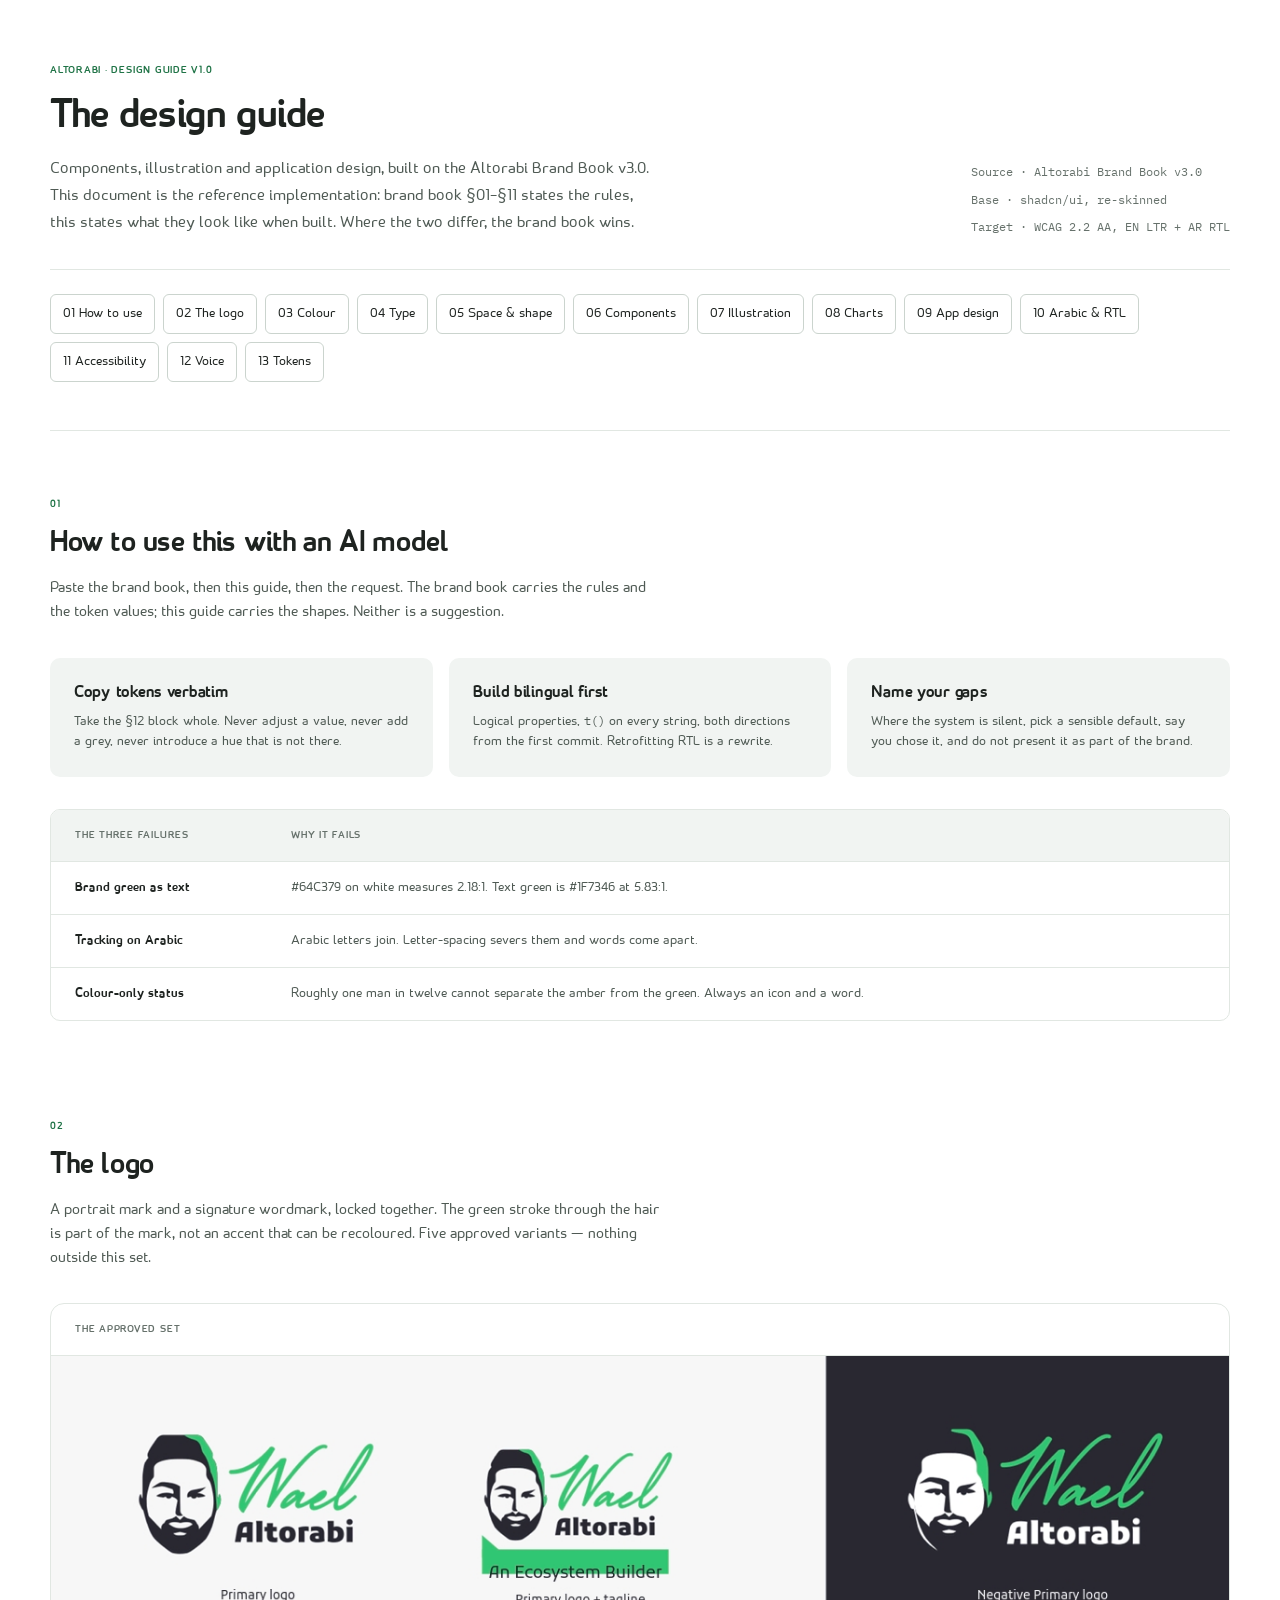
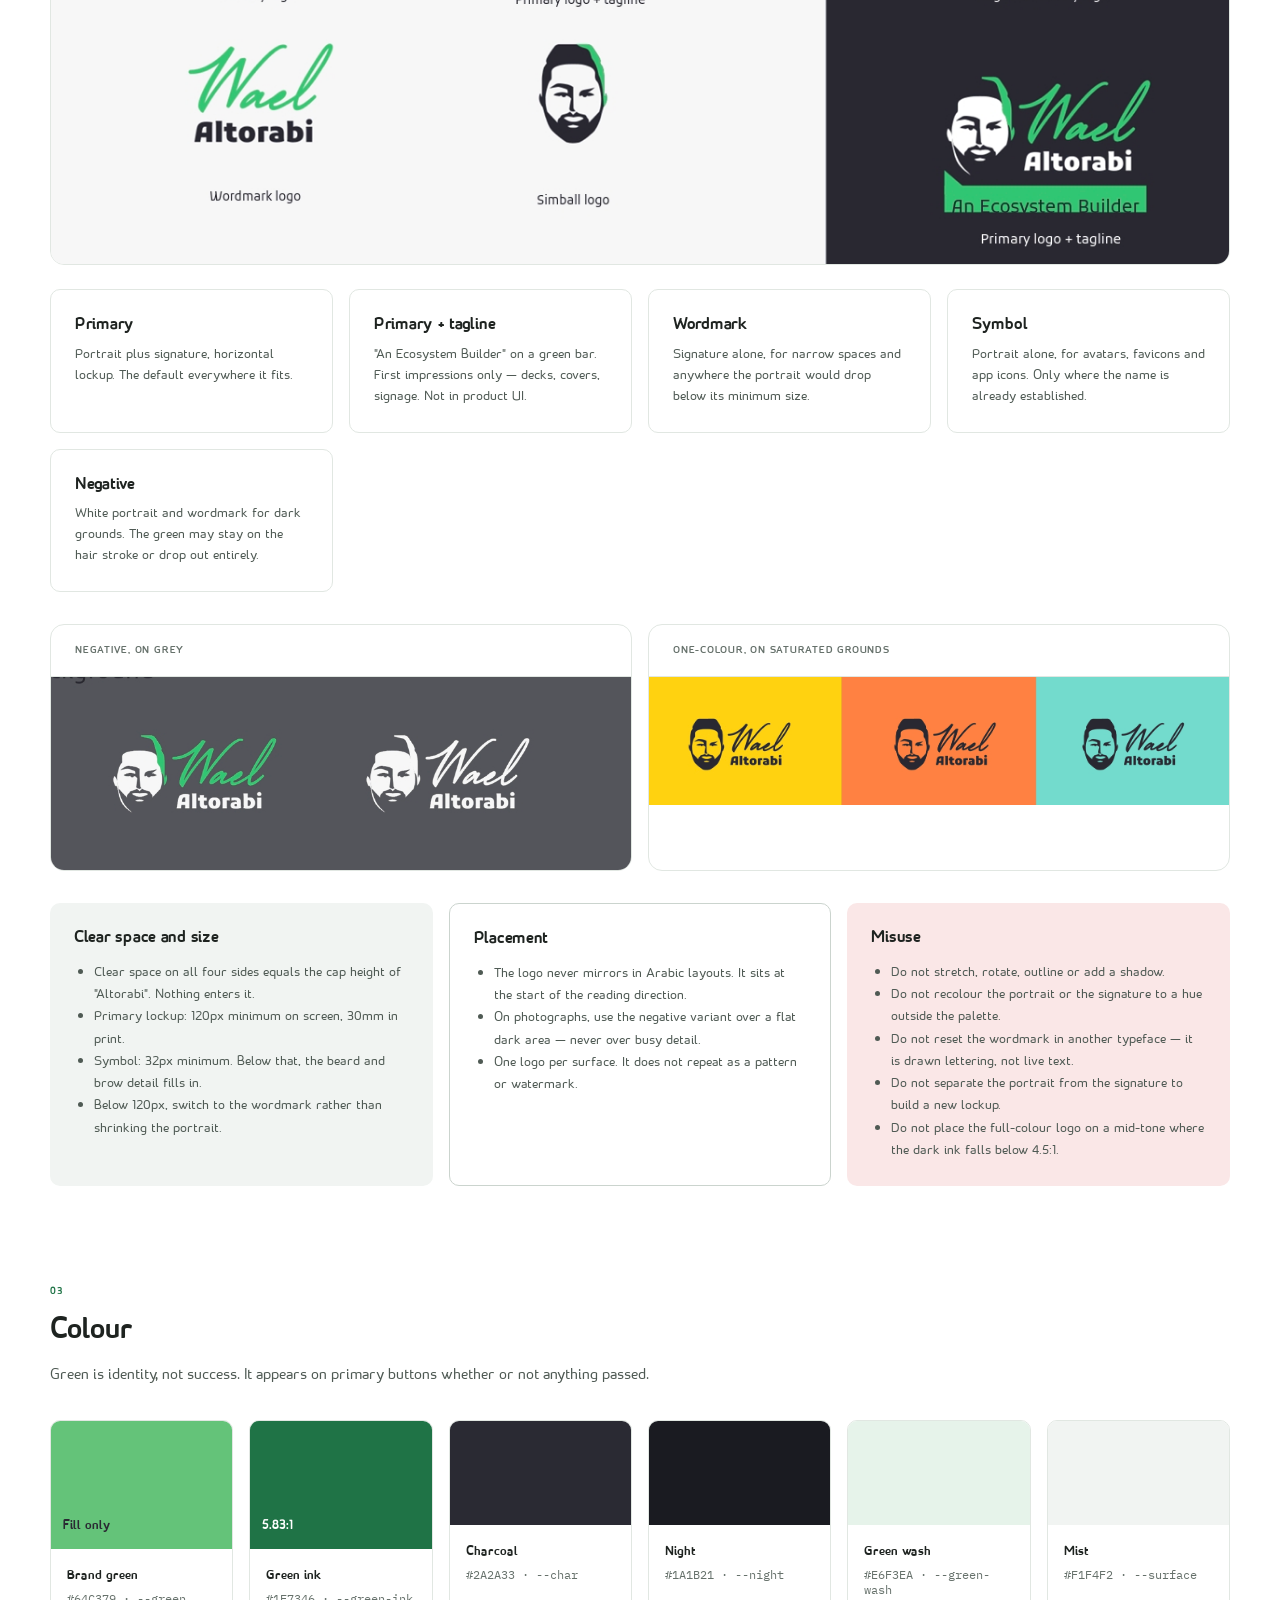
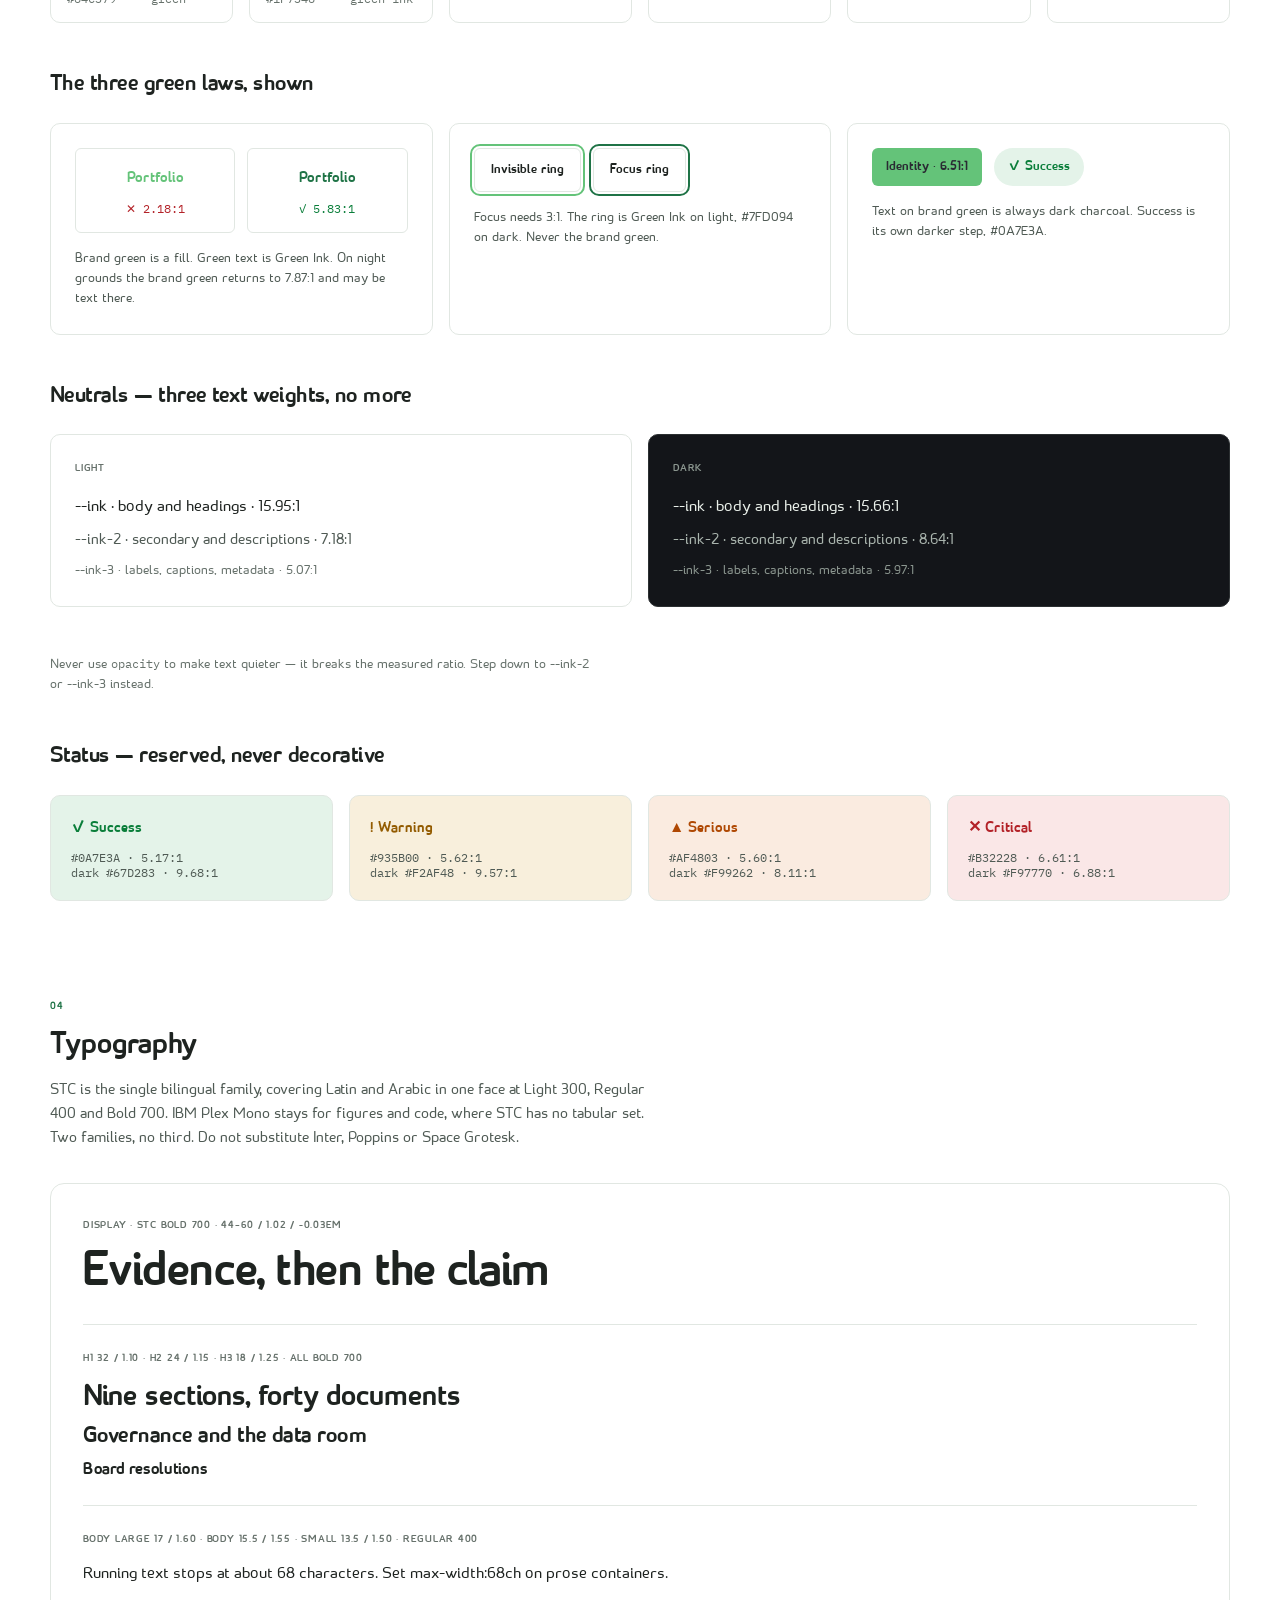
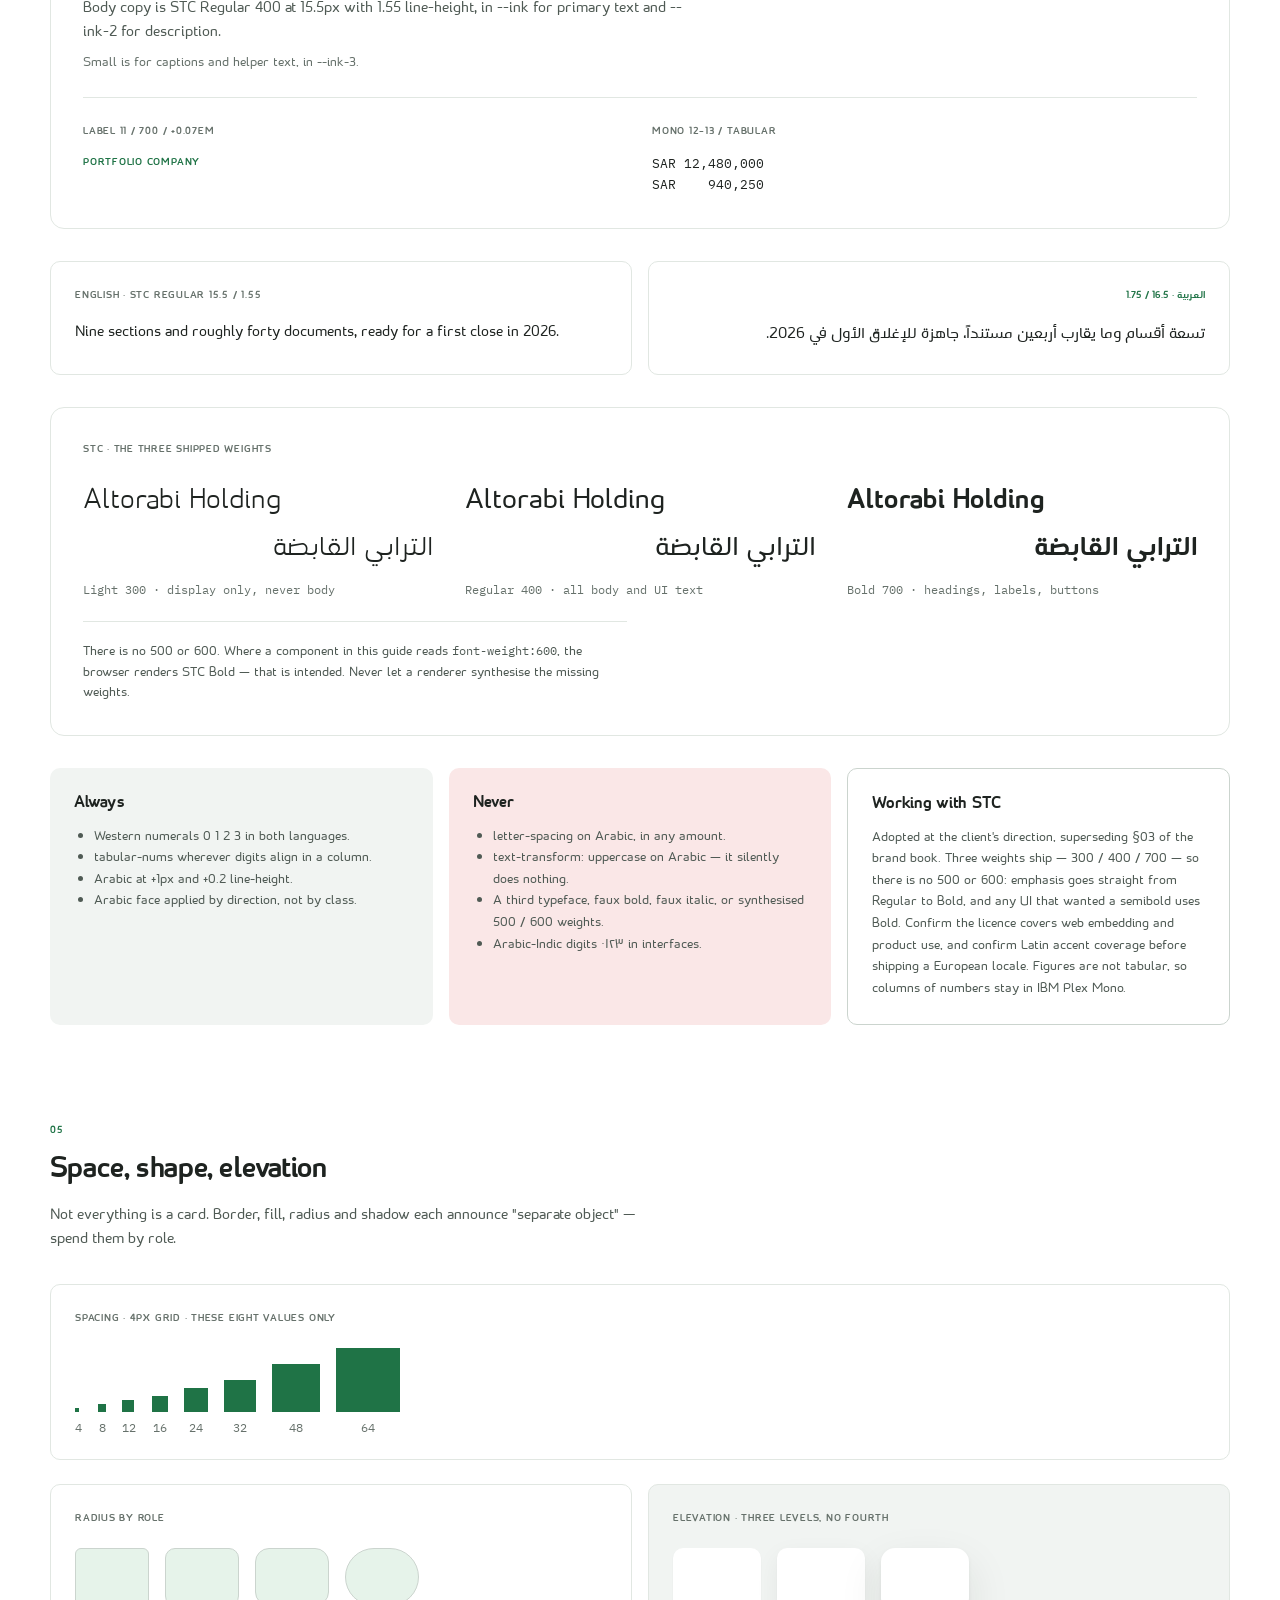
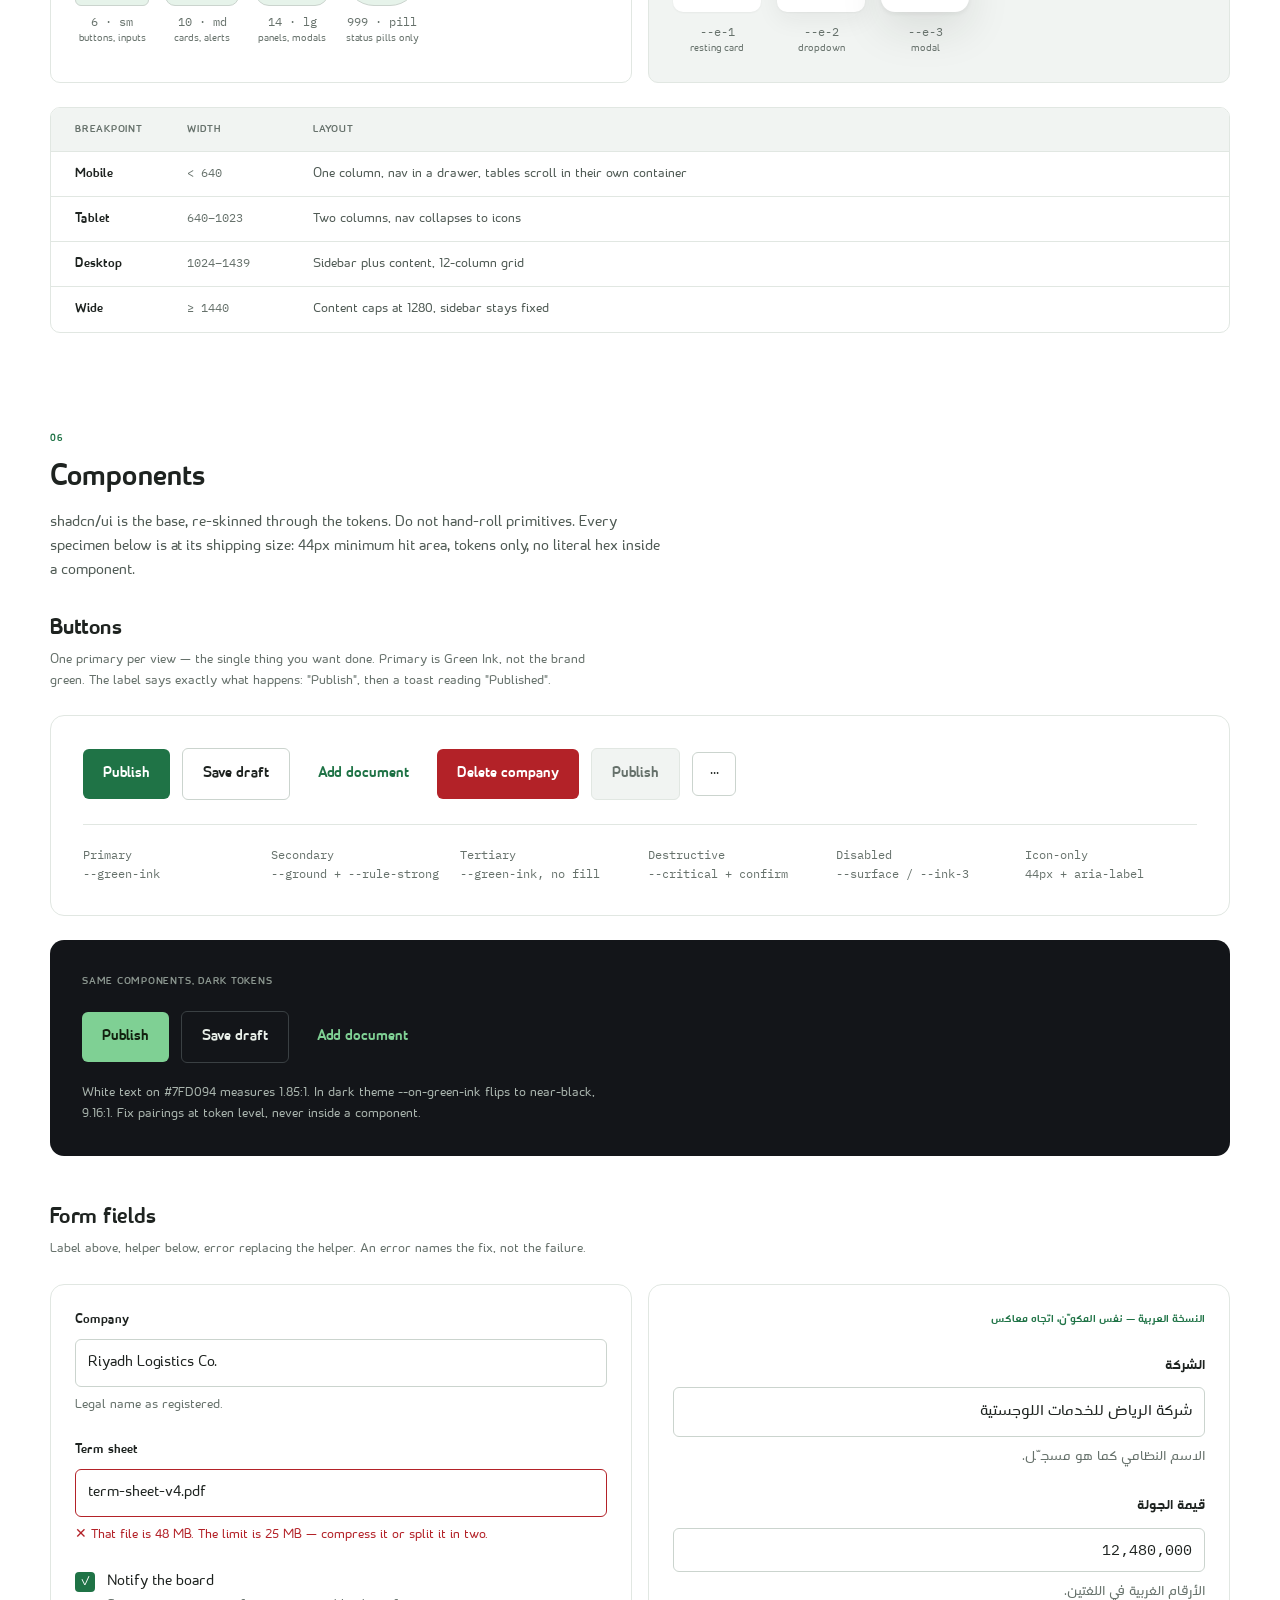
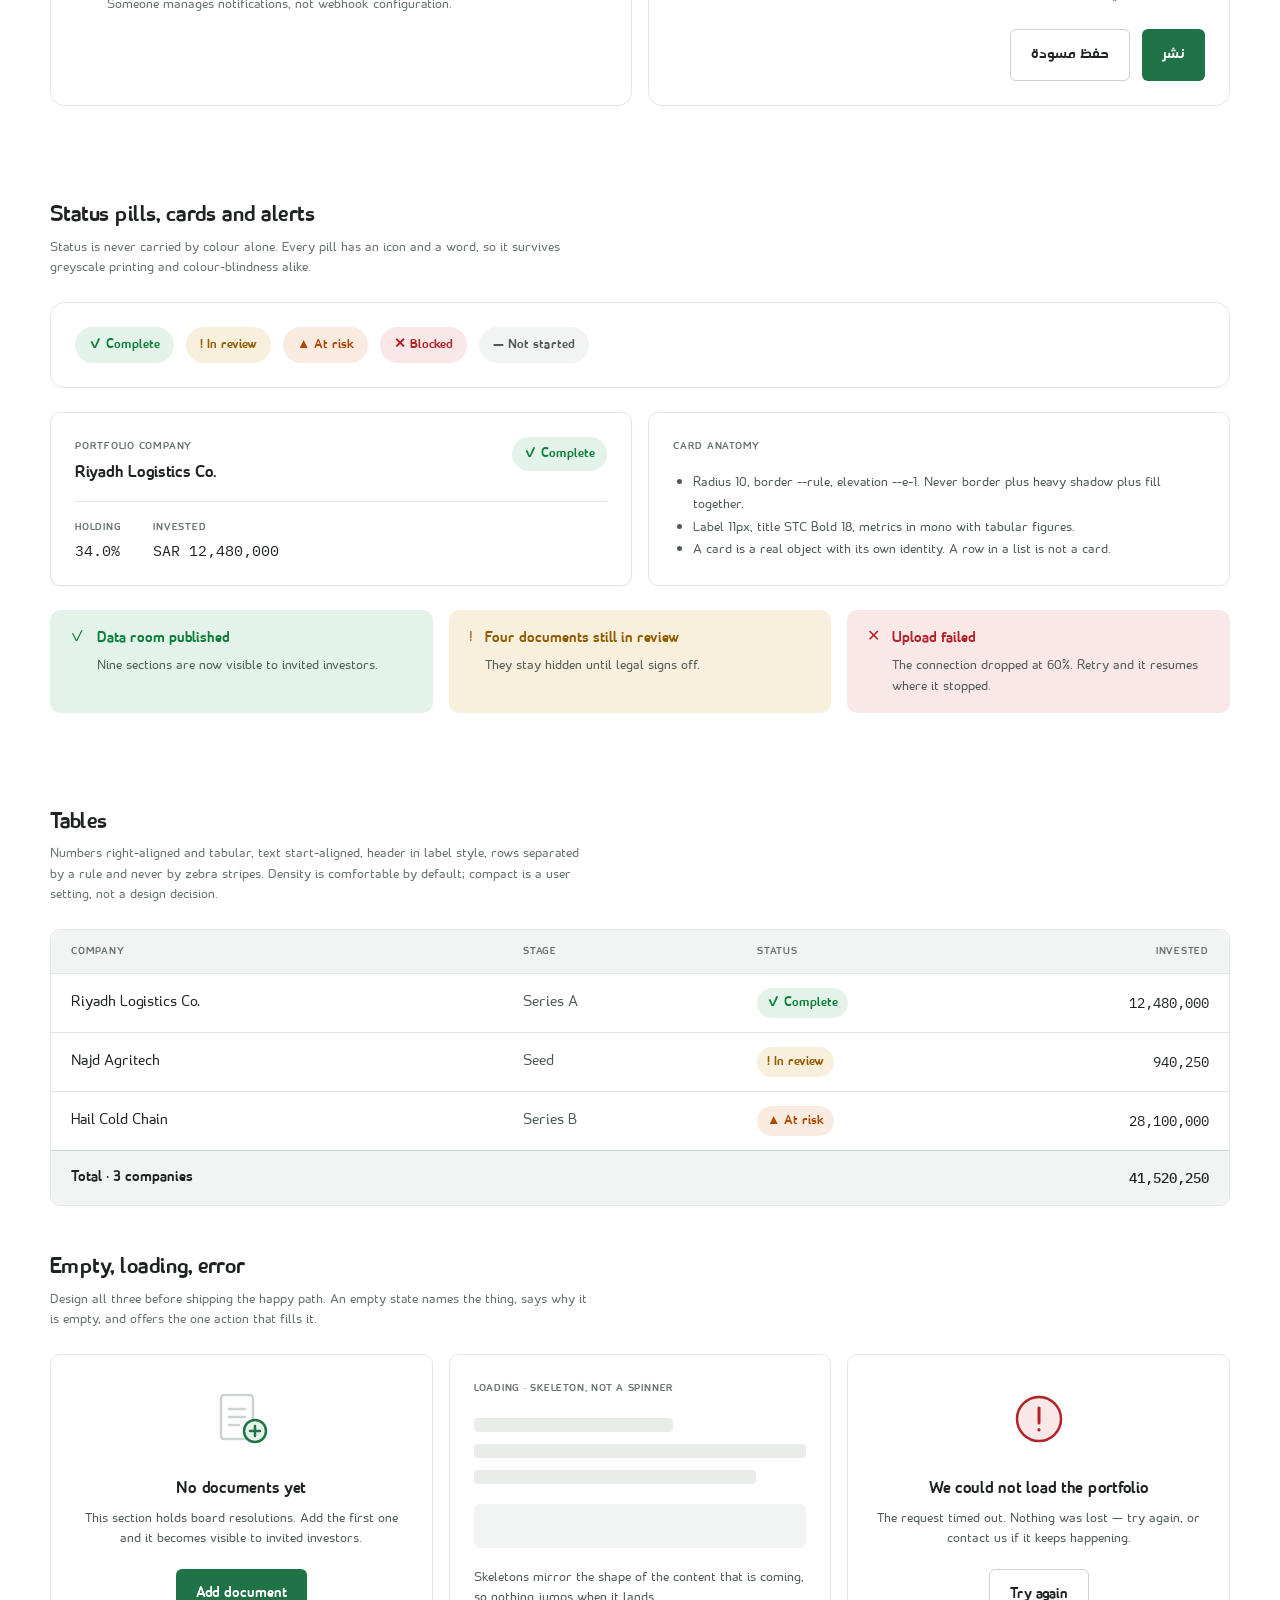
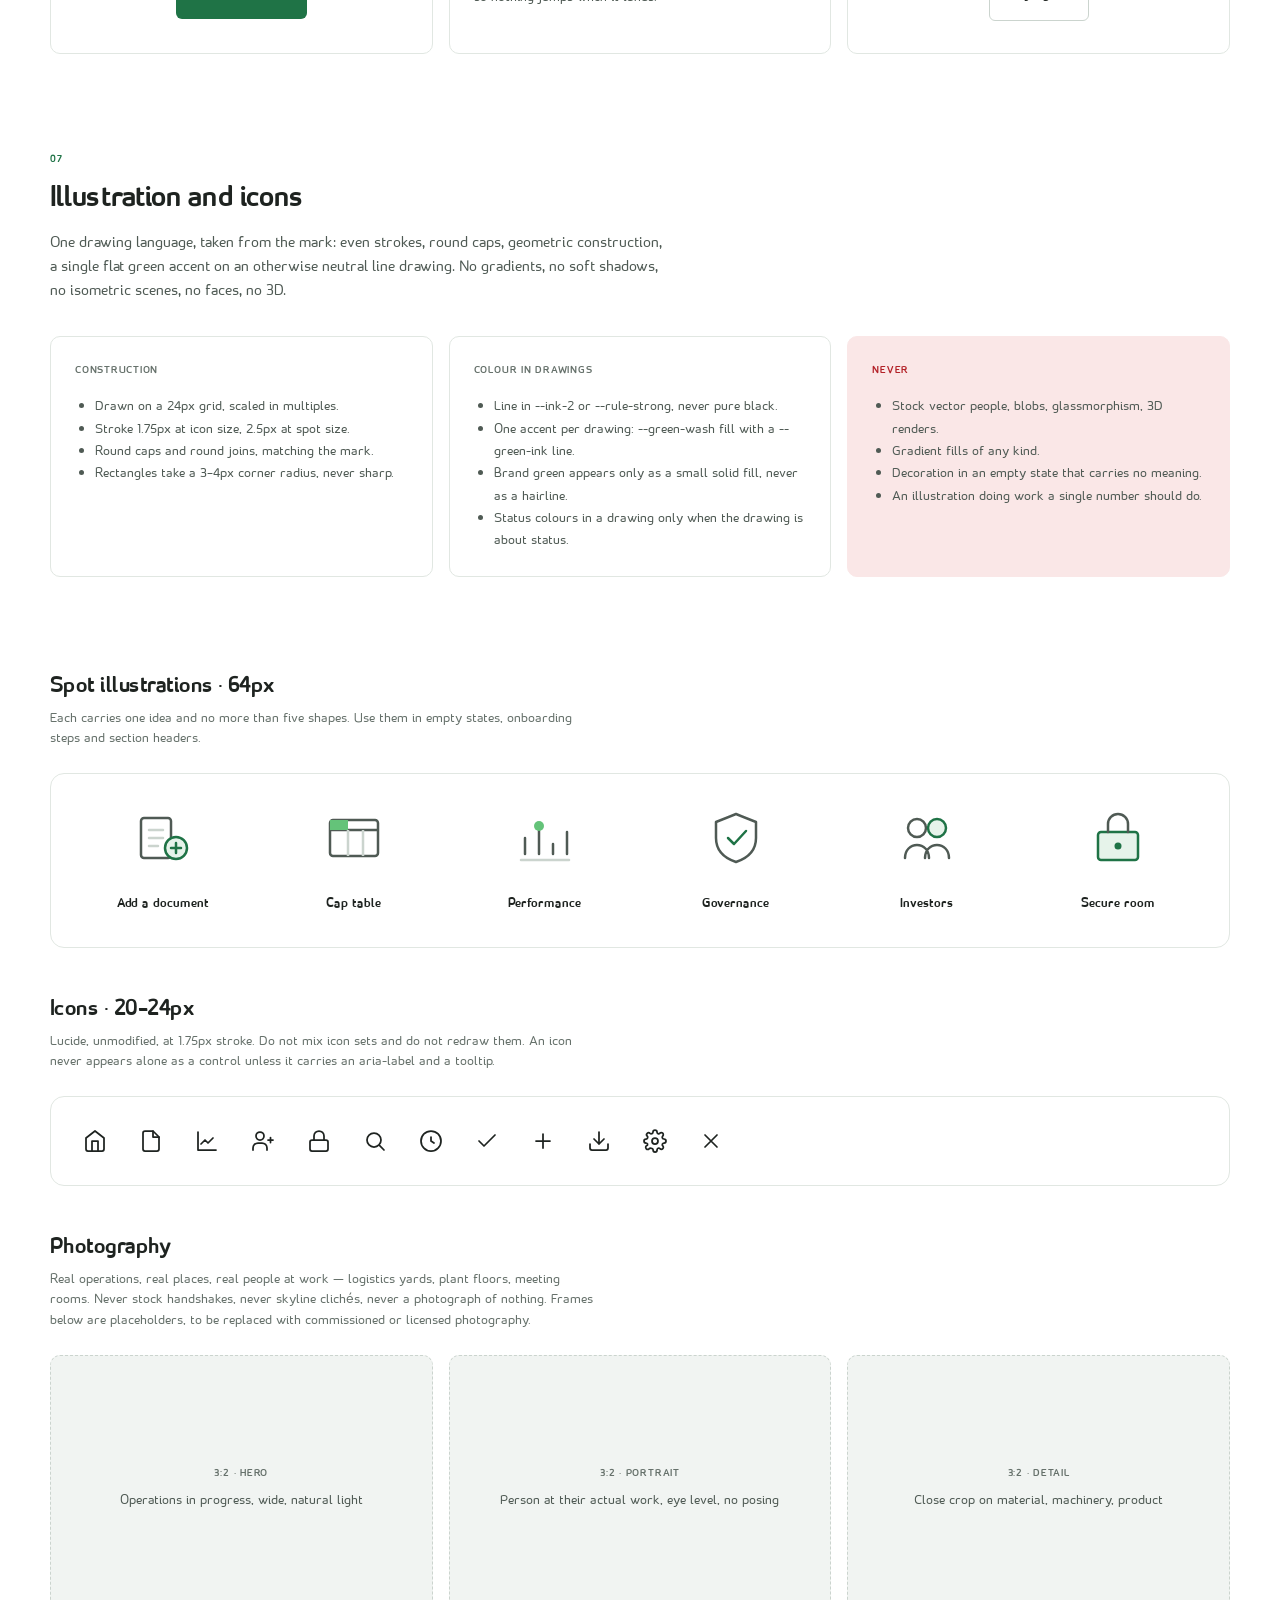
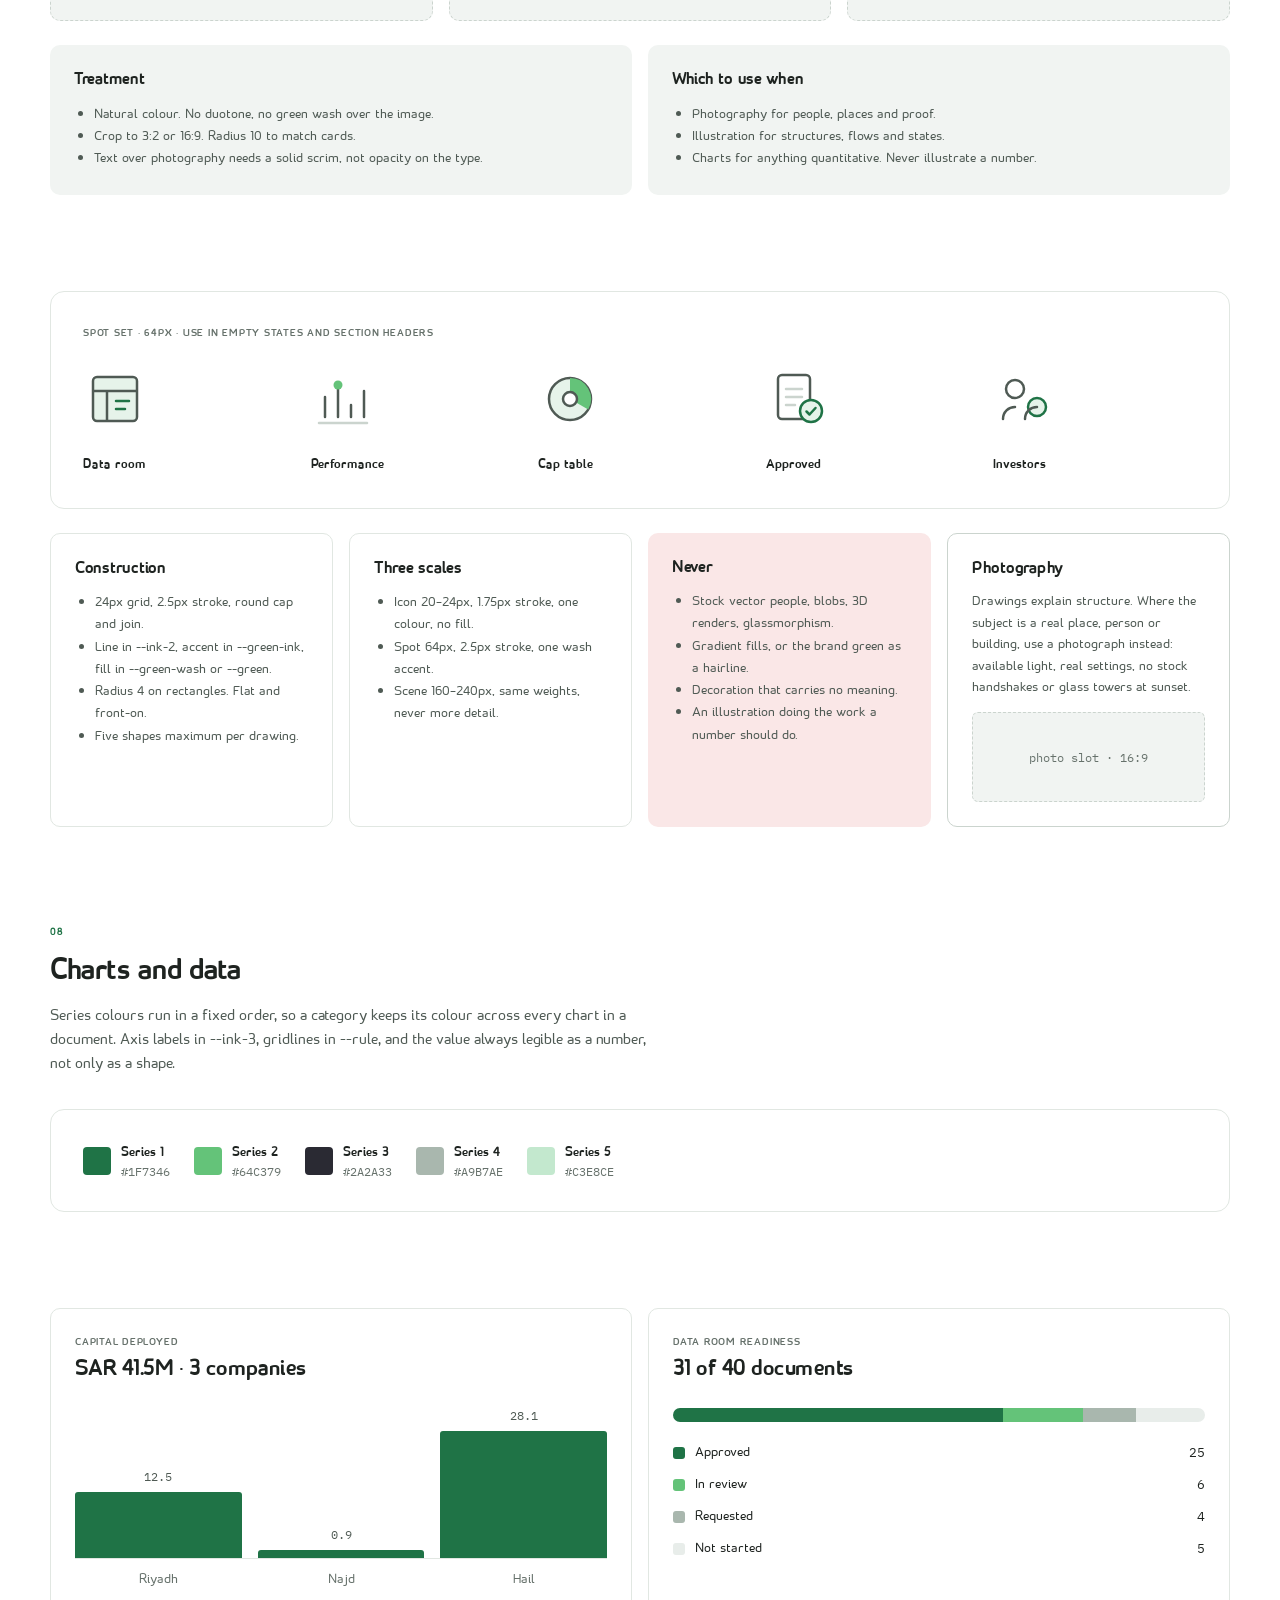
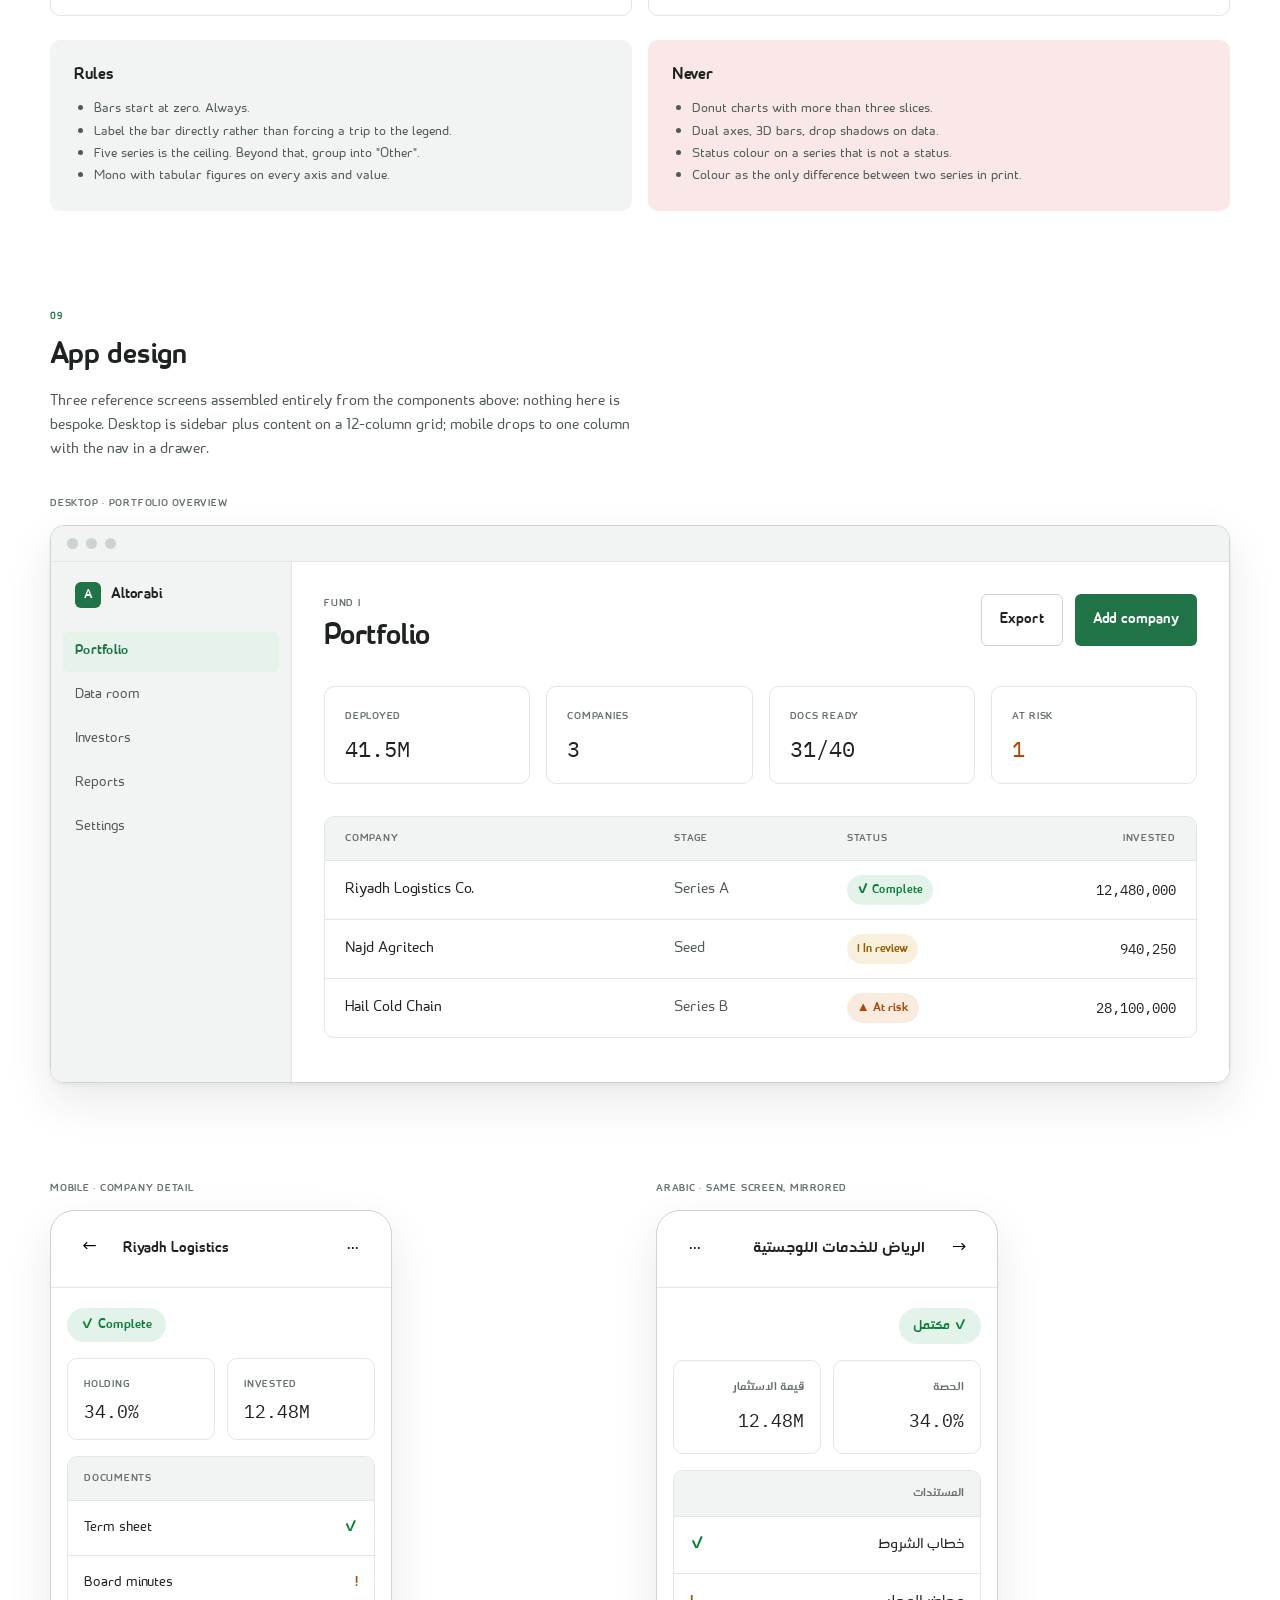
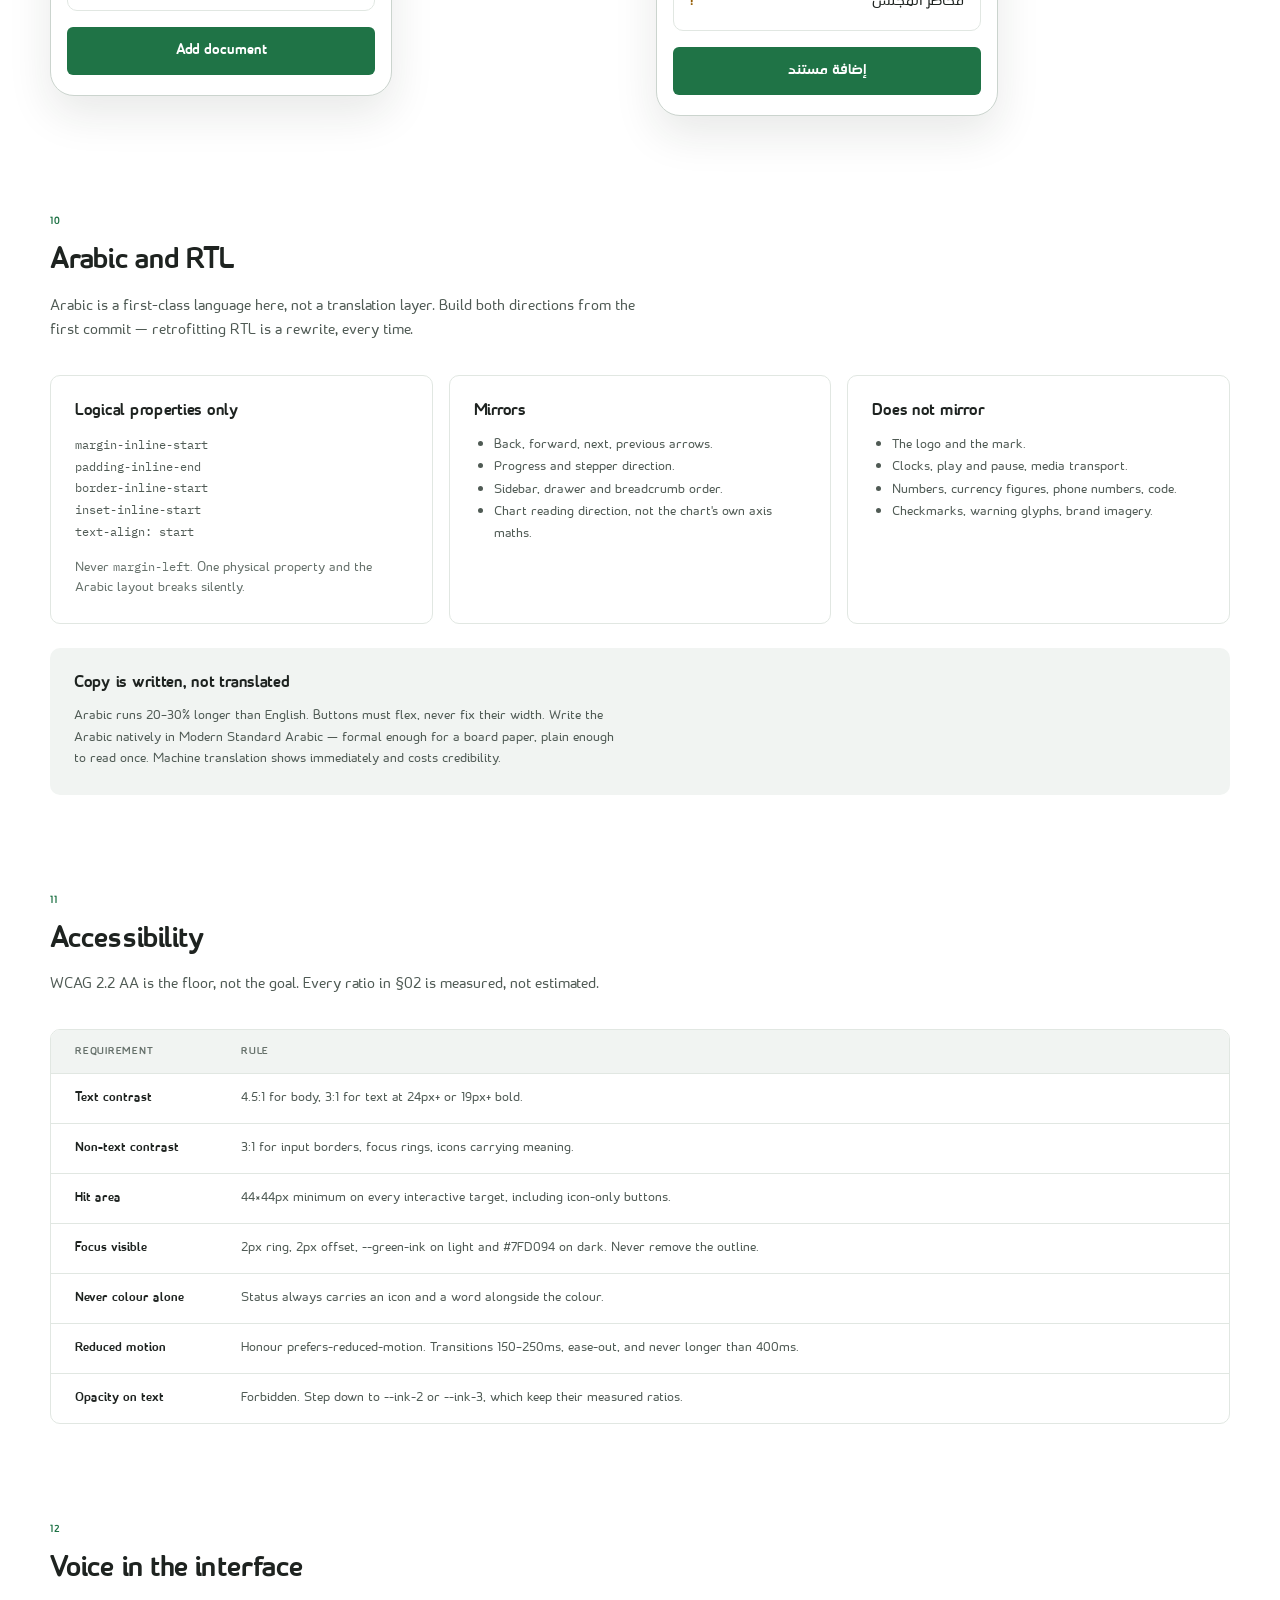
<file: site/index.html>
<!DOCTYPE html>
<html lang="en" dir="ltr">
<head>
<meta charset="utf-8">
<meta name="viewport" content="width=device-width, initial-scale=1">
<title>Altorabi Design Guide</title>
<meta name="description" content="Components, illustration and application design, built on the Altorabi Brand Book v3.0.">
<link rel="icon" href="data:image/svg+xml,%3Csvg viewBox='0 0 120 120' xmlns='http://www.w3.org/2000/svg'%3E%3Crect width='120' height='120' fill='%231F7346'/%3E%3Ctext x='60' y='70' font-family='sans-serif' font-size='48' font-weight='700' fill='%23FFFFFF' text-anchor='middle'%3EA%3C/text%3E%3C/svg%3E">
<link rel="preconnect" href="https://fonts.googleapis.com">
<link rel="preconnect" href="https://fonts.gstatic.com" crossorigin>
<link rel="stylesheet" href="https://fonts.googleapis.com/css2?family=IBM+Plex+Sans:wght@400;500;600&family=IBM+Plex+Sans+Arabic:wght@400;500;600;700&family=IBM+Plex+Mono:wght@400;500&display=swap">
<link rel="stylesheet" href="css/tokens.css">
<link rel="stylesheet" href="css/base.css">
<link rel="stylesheet" href="css/components.css">
</head>
<body>
<main style="max-width:1180px;margin:0 auto;padding:0 24px 96px">

  <header class="flex wrap items-end gap-32" style="justify-content:space-between;padding:64px 0 32px;border-bottom:1px solid var(--rule)">
    <div style="max-width:640px">
      <div class="eyebrow mb-16" style="line-height:1.35">Altorabi · Design Guide v1.0</div>
      <h1 class="fw-700 m-0 mb-16" style="font-family:STC,Helvetica,sans-serif;font-size:44px;line-height:1.02;letter-spacing:-0.03em">The design guide</h1>
      <p class="text-ink-2 m-0" style="font-size:17px;line-height:1.6;max-width:68ch">Components, illustration and application design, built on the Altorabi Brand Book v3.0. This document is the reference implementation: brand book §01–§11 states the rules, this states what they look like when built. Where the two differ, the brand book wins.</p>
    </div>
    <div class="meta flex col gap-8" style="line-height:1.65">
      <div>Source · Altorabi Brand Book v3.0</div>
      <div>Base · shadcn/ui, re-skinned</div>
      <div>Target · WCAG 2.2 AA, EN LTR + AR RTL</div>
    </div>
  </header>

  <nav class="flex wrap mb-64 gap-8" style="padding:24px 0 48px;border-bottom:1px solid var(--rule)">
    <a href="#use" class="nav-chip">01 How to use</a>
    <a href="#logo" class="nav-chip">02 The logo</a>
    <a href="#color" class="nav-chip">03 Colour</a>
    <a href="#type" class="nav-chip">04 Type</a>
    <a href="#shape" class="nav-chip">05 Space &amp; shape</a>
    <a href="#components" class="nav-chip">06 Components</a>
    <a href="#illustration" class="nav-chip">07 Illustration</a>
    <a href="#charts" class="nav-chip">08 Charts</a>
    <a href="#app" class="nav-chip">09 App design</a>
    <a href="#rtl" class="nav-chip">10 Arabic &amp; RTL</a>
    <a href="#a11y" class="nav-chip">11 Accessibility</a>
    <a href="#voice" class="nav-chip">12 Voice</a>
    <a href="#tokens" class="nav-chip">13 Tokens</a>
  </nav>

  <section id="use" class="section">
    <div class="eyebrow mb-12">01</div>
    <h2 class="t-h1 m-0 mb-16">How to use this with an AI model</h2>
    <p class="lede m-0 mb-32">Paste the brand book, then this guide, then the request. The brand book carries the rules and the token values; this guide carries the shapes. Neither is a suggestion.</p>
    <div class="grid mb-32 gap-16" style="--col:260px">
      <div class="fill p-24">
        <div class="t-h3 mb-8">Copy tokens verbatim</div>
        <p class="body-sm m-0">Take the §12 block whole. Never adjust a value, never add a grey, never introduce a hue that is not there.</p>
      </div>
      <div class="fill p-24">
        <div class="t-h3 mb-8">Build bilingual first</div>
        <p class="body-sm m-0">Logical properties, <span class="mono" style="font-size:12px">t()</span> on every string, both directions from the first commit. Retrofitting RTL is a rewrite.</p>
      </div>
      <div class="fill p-24">
        <div class="t-h3 mb-8">Name your gaps</div>
        <p class="body-sm m-0">Where the system is silent, pick a sensible default, say you chose it, and do not present it as part of the brand.</p>
      </div>
    </div>
    <div class="card clip">
      <div class="thead" style="padding:16px 24px">
        <div style="flex:0 0 200px">The three failures</div>
        <div class="grow">Why it fails</div>
      </div>
      <div class="tr" style="padding:16px 24px;font-size:13.5px;line-height:1.5">
        <div class="fw-600" style="flex:0 0 200px">Brand green as text</div>
        <div class="grow text-ink-2">#64C379 on white measures 2.18:1. Text green is #1F7346 at 5.83:1.</div>
      </div>
      <div class="tr" style="padding:16px 24px;font-size:13.5px;line-height:1.5">
        <div class="fw-600" style="flex:0 0 200px">Tracking on Arabic</div>
        <div class="grow text-ink-2">Arabic letters join. Letter-spacing severs them and words come apart.</div>
      </div>
      <div class="tr" style="padding:16px 24px;font-size:13.5px;line-height:1.5">
        <div class="fw-600" style="flex:0 0 200px">Colour-only status</div>
        <div class="grow text-ink-2">Roughly one man in twelve cannot separate the amber from the green. Always an icon and a word.</div>
      </div>
    </div>
  </section>

  <section id="logo" class="section">
    <div class="eyebrow mb-12">02</div>
    <h2 class="t-h1 m-0 mb-16">The logo</h2>
    <p class="lede m-0 mb-32">A portrait mark and a signature wordmark, locked together. The green stroke through the hair is part of the mark, not an accent that can be recoloured. Five approved variants — nothing outside this set.</p>

    <div class="panel clip mb-24">
      <div class="label" style="padding:16px 24px;border-bottom:1px solid var(--rule)">The approved set</div>
      <img src="assets/logo-variants.jpg" alt="Altorabi logo variants: primary logo, primary logo with tagline, wordmark, symbol, and the negative versions on a dark ground" style="display:block;width:100%;height:auto">
    </div>

    <div class="grid mb-32 gap-16" style="--col:240px">
      <div class="card p-24">
        <div class="t-h3 mb-8">Primary</div>
        <p class="text-ink-2 m-0" style="font-size:13.5px;line-height:1.55">Portrait plus signature, horizontal lockup. The default everywhere it fits.</p>
      </div>
      <div class="card p-24">
        <div class="t-h3 mb-8">Primary + tagline</div>
        <p class="text-ink-2 m-0" style="font-size:13.5px;line-height:1.55">"An Ecosystem Builder" on a green bar. First impressions only — decks, covers, signage. Not in product UI.</p>
      </div>
      <div class="card p-24">
        <div class="t-h3 mb-8">Wordmark</div>
        <p class="text-ink-2 m-0" style="font-size:13.5px;line-height:1.55">Signature alone, for narrow spaces and anywhere the portrait would drop below its minimum size.</p>
      </div>
      <div class="card p-24">
        <div class="t-h3 mb-8">Symbol</div>
        <p class="text-ink-2 m-0" style="font-size:13.5px;line-height:1.55">Portrait alone, for avatars, favicons and app icons. Only where the name is already established.</p>
      </div>
      <div class="card p-24">
        <div class="t-h3 mb-8">Negative</div>
        <p class="text-ink-2 m-0" style="font-size:13.5px;line-height:1.55">White portrait and wordmark for dark grounds. The green may stay on the hair stroke or drop out entirely.</p>
      </div>
    </div>

    <div class="grid mb-32 gap-16" style="--col:300px">
      <div class="panel clip">
        <div class="label" style="padding:16px 24px;border-bottom:1px solid var(--rule)">Negative, on grey</div>
        <img src="assets/logo-negative-pair.jpg" alt="Negative logo with green hair stroke, and fully white, both on a mid-grey ground" style="display:block;width:100%;height:auto">
      </div>
      <div class="panel clip">
        <div class="label" style="padding:16px 24px;border-bottom:1px solid var(--rule)">One-colour, on saturated grounds</div>
        <img src="assets/logo-on-colour.jpg" alt="Single-colour dark logo on yellow, orange and teal backgrounds" style="display:block;width:100%;height:auto">
      </div>
    </div>

    <div class="grid gap-16" style="--col:280px">
      <div class="fill p-24">
        <div class="t-h3 mb-12">Clear space and size</div>
        <ul class="list">
          <li>Clear space on all four sides equals the cap height of "Altorabi". Nothing enters it.</li>
          <li>Primary lockup: 120px minimum on screen, 30mm in print.</li>
          <li>Symbol: 32px minimum. Below that, the beard and brow detail fills in.</li>
          <li>Below 120px, switch to the wordmark rather than shrinking the portrait.</li>
        </ul>
      </div>
      <div class="card-strong p-24">
        <div class="t-h3 mb-12">Placement</div>
        <ul class="list">
          <li>The logo never mirrors in Arabic layouts. It sits at the start of the reading direction.</li>
          <li>On photographs, use the negative variant over a flat dark area — never over busy detail.</li>
          <li>One logo per surface. It does not repeat as a pattern or watermark.</li>
        </ul>
      </div>
      <div class="fill-critical p-24">
        <div class="t-h3 mb-12">Misuse</div>
        <ul class="list">
          <li>Do not stretch, rotate, outline or add a shadow.</li>
          <li>Do not recolour the portrait or the signature to a hue outside the palette.</li>
          <li>Do not reset the wordmark in another typeface — it is drawn lettering, not live text.</li>
          <li>Do not separate the portrait from the signature to build a new lockup.</li>
          <li>Do not place the full-colour logo on a mid-tone where the dark ink falls below 4.5:1.</li>
        </ul>
      </div>
    </div>
  </section>

  <section id="color" class="section">
    <div class="eyebrow mb-12">03</div>
    <h2 class="t-h1 m-0 mb-16">Colour</h2>
    <p class="lede m-0 mb-32">Green is identity, not success. It appears on primary buttons whether or not anything passed.</p>

    <div class="grid mb-48 gap-16" style="--col:180px">
      <div class="card clip">
        <div class="flex items-end p-12" style="height:104px;background:var(--green)"><span class="caption" style="color:var(--char)">Fill only</span></div>
        <div class="p-16"><div class="caption">Brand green</div><div class="meta mt-4">#64C379 · --green</div></div>
      </div>
      <div class="card clip">
        <div class="flex items-end p-12" style="height:104px;background:var(--green-ink)"><span class="caption" style="color:var(--on-green-ink)">5.83:1</span></div>
        <div class="p-16"><div class="caption">Green ink</div><div class="meta mt-4">#1F7346 · --green-ink</div></div>
      </div>
      <div class="card clip">
        <div style="height:104px;background:var(--char)"></div>
        <div class="p-16"><div class="caption">Charcoal</div><div class="meta mt-4">#2A2A33 · --char</div></div>
      </div>
      <div class="card clip">
        <div style="height:104px;background:var(--night)"></div>
        <div class="p-16"><div class="caption">Night</div><div class="meta mt-4">#1A1B21 · --night</div></div>
      </div>
      <div class="card clip">
        <div style="height:104px;background:var(--green-wash)"></div>
        <div class="p-16"><div class="caption">Green wash</div><div class="meta mt-4">#E6F3EA · --green-wash</div></div>
      </div>
      <div class="card clip">
        <div style="height:104px;background:var(--surface)"></div>
        <div class="p-16"><div class="caption">Mist</div><div class="meta mt-4">#F1F4F2 · --surface</div></div>
      </div>
    </div>

    <h3 class="t-h2 m-0 mb-24">The three green laws, shown</h3>
    <div class="grid mb-48 gap-16" style="--col:280px">
      <div class="card p-24">
        <div class="flex mb-16 gap-12">
          <div class="grow center p-16" style="background:var(--ground);border:1px solid var(--rule);border-radius:6px"><span class="fw-600" style="color:var(--green);font-size:15.5px">Portfolio</span><div class="mono text-critical mt-8" style="font-size:12px">✕ 2.18:1</div></div>
          <div class="grow center p-16" style="background:var(--ground);border:1px solid var(--rule);border-radius:6px"><span class="text-green-ink fw-600" style="font-size:15.5px">Portfolio</span><div class="mono text-success mt-8" style="font-size:12px">✓ 5.83:1</div></div>
        </div>
        <div class="body-sm">Brand green is a fill. Green text is Green Ink. On night grounds the brand green returns to 7.87:1 and may be text there.</div>
      </div>
      <div class="card p-24">
        <div class="flex items-center mb-16 gap-12">
          <button class="caption text-ink" style="font-family:inherit;padding:10px 16px;min-height:44px;border-radius:6px;border:1px solid var(--rule);background:var(--ground);outline:2px solid var(--green);outline-offset:2px">Invisible ring</button>
          <button class="caption text-ink" style="font-family:inherit;padding:10px 16px;min-height:44px;border-radius:6px;border:1px solid var(--rule);background:var(--ground);outline:2px solid var(--green-ink);outline-offset:2px">Focus ring</button>
        </div>
        <div class="body-sm">Focus needs 3:1. The ring is Green Ink on light, #7FD094 on dark. Never the brand green.</div>
      </div>
      <div class="card p-24">
        <div class="flex wrap mb-16 gap-12">
          <span class="caption items-center gap-6" style="display:inline-flex;background:var(--green);color:var(--char);padding:8px 14px;border-radius:6px">Identity · 6.51:1</span>
          <span class="caption pill tone-success" style="padding:8px 14px">✓ Success</span>
        </div>
        <div class="body-sm">Text on brand green is always dark charcoal. Success is its own darker step, #0A7E3A.</div>
      </div>
    </div>

    <h3 class="t-h2 m-0 mb-24">Neutrals — three text weights, no more</h3>
    <div class="grid mb-48 gap-16" style="--col:300px">
      <div class="card p-24" style="background:var(--ground)">
        <div class="label mb-16">Light</div>
        <div class="text-ink mb-8" style="font-size:17px;line-height:1.6">--ink · body and headings · 15.95:1</div>
        <div class="text-ink-2 mb-8" style="font-size:15.5px;line-height:1.55">--ink-2 · secondary and descriptions · 7.18:1</div>
        <div class="text-ink-3" style="font-size:13.5px;line-height:1.5">--ink-3 · labels, captions, metadata · 5.07:1</div>
      </div>
      <div class="card p-24 theme-ground" data-theme="dark">
        <div class="label mb-16">Dark</div>
        <div class="text-ink mb-8" style="font-size:17px;line-height:1.6">--ink · body and headings · 15.66:1</div>
        <div class="text-ink-2 mb-8" style="font-size:15.5px;line-height:1.55">--ink-2 · secondary and descriptions · 8.64:1</div>
        <div class="text-ink-3" style="font-size:13.5px;line-height:1.5">--ink-3 · labels, captions, metadata · 5.97:1</div>
      </div>
    </div>
    <p class="note m-0 mb-48">Never use <span class="mono" style="font-size:12px">opacity</span> to make text quieter — it breaks the measured ratio. Step down to --ink-2 or --ink-3 instead.</p>

    <h3 class="t-h2 m-0 mb-24">Status — reserved, never decorative</h3>
    <div class="grid gap-16" style="--col:210px">
      <div class="card p-20" style="background:var(--success-bg)">
        <div class="text-success fw-600 mb-8" style="font-size:15.5px">✓ Success</div>
        <div class="mono text-ink-2" style="font-size:12px">#0A7E3A · 5.17:1<br>dark #67D283 · 9.68:1</div>
      </div>
      <div class="card p-20" style="background:var(--warning-bg)">
        <div class="fw-600 mb-8" style="color:var(--warning);font-size:15.5px">! Warning</div>
        <div class="mono text-ink-2" style="font-size:12px">#935B00 · 5.62:1<br>dark #F2AF48 · 9.57:1</div>
      </div>
      <div class="card p-20" style="background:var(--serious-bg)">
        <div class="fw-600 mb-8" style="color:var(--serious);font-size:15.5px">▲ Serious</div>
        <div class="mono text-ink-2" style="font-size:12px">#AF4803 · 5.60:1<br>dark #F99262 · 8.11:1</div>
      </div>
      <div class="card p-20" style="background:var(--critical-bg)">
        <div class="text-critical fw-600 mb-8" style="font-size:15.5px">✕ Critical</div>
        <div class="mono text-ink-2" style="font-size:12px">#B32228 · 6.61:1<br>dark #F97770 · 6.88:1</div>
      </div>
    </div>
  </section>

  <section id="type" class="section">
    <div class="eyebrow mb-12">04</div>
    <h2 class="t-h1 m-0 mb-16">Typography</h2>
    <p class="lede m-0 mb-32">STC is the single bilingual family, covering Latin and Arabic in one face at Light 300, Regular 400 and Bold 700. IBM Plex Mono stays for figures and code, where STC has no tabular set. Two families, no third. Do not substitute Inter, Poppins or Space Grotesk.</p>

    <div class="panel mb-32 p-32">
      <div class="mb-24" style="border-bottom:1px solid var(--rule);padding-bottom:24px">
        <div class="flex wrap mb-12 gap-16" style="justify-content:space-between"><span class="label">Display · STC Bold 700 · 44–60 / 1.02 / −0.03em</span></div>
        <div class="fw-700" style="font-family:STC,Helvetica,sans-serif;font-size:52px;line-height:1.02;letter-spacing:-0.03em">Evidence, then the claim</div>
      </div>
      <div class="mb-24" style="border-bottom:1px solid var(--rule);padding-bottom:24px">
        <div class="label mb-12">H1 32 / 1.10 · H2 24 / 1.15 · H3 18 / 1.25 · all Bold 700</div>
        <div class="t-h1 mb-8">Nine sections, forty documents</div>
        <div class="t-h2 mb-8">Governance and the data room</div>
        <div class="t-h3">Board resolutions</div>
      </div>
      <div class="mb-24" style="border-bottom:1px solid var(--rule);padding-bottom:24px">
        <div class="label mb-12">Body large 17 / 1.60 · Body 15.5 / 1.55 · Small 13.5 / 1.50 · Regular 400</div>
        <p class="m-0 mb-8" style="font-size:17px;line-height:1.6;max-width:68ch">Running text stops at about 68 characters. Set max-width:68ch on prose containers.</p>
        <p class="lede m-0 mb-8">Body copy is STC Regular 400 at 15.5px with 1.55 line-height, in --ink for primary text and --ink-2 for description.</p>
        <p class="note m-0">Small is for captions and helper text, in --ink-3.</p>
      </div>
      <div class="grid gap-24" style="--col:240px">
        <div>
          <div class="label mb-12">Label 11 / 700 / +0.07em</div>
          <div class="eyebrow">Portfolio company</div>
        </div>
        <div>
          <div class="label mb-12">Mono 12–13 / tabular</div>
          <div class="mono tnum" style="font-size:13px;line-height:1.65">SAR 12,480,000<br>SAR&nbsp;&nbsp;&nbsp;&nbsp;940,250</div>
        </div>
      </div>
    </div>

    <div class="grid mb-32 gap-16" style="--col:300px">
      <div class="card p-24">
        <div class="label mb-16">English · STC Regular 15.5 / 1.55</div>
        <p class="m-0" style="font-size:15.5px;line-height:1.55">Nine sections and roughly forty documents, ready for a first close in 2026.</p>
      </div>
      <div dir="rtl" class="card p-24">
        <div class="text-green-ink fw-600 mb-16" style="font-size:11px">العربية · 16.5 / 1.75</div>
        <p class="m-0" style="font-size:16.5px;line-height:1.75">تسعة أقسام وما يقارب أربعين مستنداً، جاهزة للإغلاق الأول في 2026.</p>
      </div>
    </div>

    <div class="panel mb-32 p-32">
      <div class="text-ink-3 fw-700 mb-24" style="font-size:11px;letter-spacing:0.07em;text-transform:uppercase">STC · the three shipped weights</div>
      <div class="grid gap-32" style="--col:260px">
        <div>
          <div class="mb-8" style="font-weight:300;font-size:30px;line-height:1.2">Altorabi Holding</div>
          <div dir="rtl" class="mb-12" style="font-weight:300;font-size:30px;line-height:1.45">الترابي القابضة</div>
          <div class="meta">Light 300 · display only, never body</div>
        </div>
        <div>
          <div class="mb-8" style="font-weight:400;font-size:30px;line-height:1.2">Altorabi Holding</div>
          <div dir="rtl" class="mb-12" style="font-weight:400;font-size:30px;line-height:1.45">الترابي القابضة</div>
          <div class="meta">Regular 400 · all body and UI text</div>
        </div>
        <div>
          <div class="fw-700 mb-8" style="font-size:30px;line-height:1.2">Altorabi Holding</div>
          <div dir="rtl" class="fw-700 mb-12" style="font-size:30px;line-height:1.45">الترابي القابضة</div>
          <div class="meta">Bold 700 · headings, labels, buttons</div>
        </div>
      </div>
      <p class="body-sm" style="margin:24px 0 0;max-width:68ch;border-top:1px solid var(--rule);padding-top:20px">There is no 500 or 600. Where a component in this guide reads <span class="mono" style="font-size:12px">font-weight:600</span>, the browser renders STC Bold — that is intended. Never let a renderer synthesise the missing weights.</p>
    </div>

    <div class="grid gap-16" style="--col:280px">
      <div class="fill p-24">
        <div class="t-h3 mb-12">Always</div>
        <ul class="text-ink-2 m-0" style="padding-inline-start:20px;font-size:13.5px;line-height:1.6">
          <li>Western numerals 0 1 2 3 in both languages.</li>
          <li>tabular-nums wherever digits align in a column.</li>
          <li>Arabic at +1px and +0.2 line-height.</li>
          <li>Arabic face applied by direction, not by class.</li>
        </ul>
      </div>
      <div class="fill-critical p-24">
        <div class="t-h3 mb-12">Never</div>
        <ul class="text-ink-2 m-0" style="padding-inline-start:20px;font-size:13.5px;line-height:1.6">
          <li>letter-spacing on Arabic, in any amount.</li>
          <li>text-transform: uppercase on Arabic — it silently does nothing.</li>
          <li>A third typeface, faux bold, faux italic, or synthesised 500 / 600 weights.</li>
          <li>Arabic-Indic digits ٠١٢٣ in interfaces.</li>
        </ul>
      </div>
      <div class="card-strong p-24">
        <div class="t-h3 mb-12">Working with STC</div>
        <p class="text-ink-2 m-0" style="font-size:13.5px;line-height:1.6">Adopted at the client's direction, superseding §03 of the brand book. Three weights ship — 300 / 400 / 700 — so there is no 500 or 600: emphasis goes straight from Regular to Bold, and any UI that wanted a semibold uses Bold. Confirm the licence covers web embedding and product use, and confirm Latin accent coverage before shipping a European locale. Figures are not tabular, so columns of numbers stay in IBM Plex Mono.</p>
      </div>
    </div>
  </section>

  <section id="shape" class="section">
    <div class="eyebrow mb-12">05</div>
    <h2 class="t-h1 m-0 mb-16">Space, shape, elevation</h2>
    <p class="lede m-0 mb-32">Not everything is a card. Border, fill, radius and shadow each announce "separate object" — spend them by role.</p>

    <div class="card mb-24 p-24">
      <div class="label mb-20">Spacing · 4px grid · these eight values only</div>
      <div class="flex wrap items-end gap-16">
        <div class="center"><div style="width:4px;height:4px;background:var(--green-ink)"></div><div class="meta mt-8">4</div></div>
        <div class="center"><div style="width:8px;height:8px;background:var(--green-ink)"></div><div class="meta mt-8">8</div></div>
        <div class="center"><div style="width:12px;height:12px;background:var(--green-ink)"></div><div class="meta mt-8">12</div></div>
        <div class="center"><div style="width:16px;height:16px;background:var(--green-ink)"></div><div class="meta mt-8">16</div></div>
        <div class="center"><div style="width:24px;height:24px;background:var(--green-ink)"></div><div class="meta mt-8">24</div></div>
        <div class="center"><div style="width:32px;height:32px;background:var(--green-ink)"></div><div class="meta mt-8">32</div></div>
        <div class="center"><div style="width:48px;height:48px;background:var(--green-ink)"></div><div class="meta mt-8">48</div></div>
        <div class="center"><div style="width:64px;height:64px;background:var(--green-ink)"></div><div class="meta mt-8">64</div></div>
      </div>
    </div>

    <div class="grid mb-24 gap-16" style="--col:300px">
      <div class="card p-24">
        <div class="label mb-20">Radius by role</div>
        <div class="flex wrap gap-16">
          <div class="center"><div style="width:72px;height:56px;background:var(--green-wash);border:1px solid var(--rule-strong);border-radius:6px"></div><div class="meta mt-8">6 · sm</div><div class="text-ink-3" style="font-size:11px">buttons, inputs</div></div>
          <div class="center"><div class="card-strong" style="width:72px;height:56px;background:var(--green-wash)"></div><div class="meta mt-8">10 · md</div><div class="text-ink-3" style="font-size:11px">cards, alerts</div></div>
          <div class="center"><div style="width:72px;height:56px;background:var(--green-wash);border:1px solid var(--rule-strong);border-radius:14px"></div><div class="meta mt-8">14 · lg</div><div class="text-ink-3" style="font-size:11px">panels, modals</div></div>
          <div class="center"><div style="width:72px;height:56px;background:var(--green-wash);border:1px solid var(--rule-strong);border-radius:999px"></div><div class="meta mt-8">999 · pill</div><div class="text-ink-3" style="font-size:11px">status pills only</div></div>
        </div>
      </div>
      <div class="card p-24" style="background:var(--surface)">
        <div class="label mb-20">Elevation · three levels, no fourth</div>
        <div class="flex wrap gap-16">
          <div class="center"><div style="width:88px;height:64px;background:var(--ground);border-radius:10px;box-shadow:0 1px 2px rgba(30,35,32,.05)"></div><div class="meta mt-12">--e-1</div><div class="text-ink-3" style="font-size:11px">resting card</div></div>
          <div class="center"><div style="width:88px;height:64px;background:var(--ground);border-radius:10px;box-shadow:0 1px 2px rgba(30,35,32,.04),0 8px 24px rgba(30,35,32,.06)"></div><div class="meta mt-12">--e-2</div><div class="text-ink-3" style="font-size:11px">dropdown</div></div>
          <div class="center"><div style="width:88px;height:64px;background:var(--ground);border-radius:14px;box-shadow:0 2px 4px rgba(30,35,32,.06),0 18px 44px rgba(30,35,32,.10)"></div><div class="meta mt-12">--e-3</div><div class="text-ink-3" style="font-size:11px">modal</div></div>
        </div>
      </div>
    </div>

    <div class="card clip">
      <div class="thead" style="padding:12px 24px">
        <div style="flex:0 0 96px">Breakpoint</div><div style="flex:0 0 110px">Width</div><div class="grow">Layout</div>
      </div>
      <div class="tr" style="padding:12px 24px;font-size:13.5px;line-height:1.5"><div class="fw-600" style="flex:0 0 96px">Mobile</div><div class="meta" style="flex:0 0 110px">&lt; 640</div><div class="grow text-ink-2">One column, nav in a drawer, tables scroll in their own container</div></div>
      <div class="tr" style="padding:12px 24px;font-size:13.5px;line-height:1.5"><div class="fw-600" style="flex:0 0 96px">Tablet</div><div class="meta" style="flex:0 0 110px">640–1023</div><div class="grow text-ink-2">Two columns, nav collapses to icons</div></div>
      <div class="tr" style="padding:12px 24px;font-size:13.5px;line-height:1.5"><div class="fw-600" style="flex:0 0 96px">Desktop</div><div class="meta" style="flex:0 0 110px">1024–1439</div><div class="grow text-ink-2">Sidebar plus content, 12-column grid</div></div>
      <div class="tr" style="padding:12px 24px;font-size:13.5px;line-height:1.5"><div class="fw-600" style="flex:0 0 96px">Wide</div><div class="meta" style="flex:0 0 110px">≥ 1440</div><div class="grow text-ink-2">Content caps at 1280, sidebar stays fixed</div></div>
    </div>
  </section>

  <section id="components" class="section">
    <div class="eyebrow mb-12">06</div>
    <h2 class="t-h1 m-0 mb-16">Components</h2>
    <p class="lede m-0 mb-32">shadcn/ui is the base, re-skinned through the tokens. Do not hand-roll primitives. Every specimen below is at its shipping size: 44px minimum hit area, tokens only, no literal hex inside a component.</p>

    <h3 class="t-h2 m-0 mb-8">Buttons</h3>
    <p class="note m-0 mb-24">One primary per view — the single thing you want done. Primary is Green Ink, not the brand green. The label says exactly what happens: "Publish", then a toast reading "Published".</p>
    <div class="panel mb-24 p-32">
      <div class="flex wrap items-center mb-24 gap-12">
        <button class="btn btn-md btn-primary">Publish</button>
        <button class="btn btn-md btn-secondary">Save draft</button>
        <button class="btn btn-ghost" style="padding:12px 16px">Add document</button>
        <button class="btn btn-md btn-critical">Delete company</button>
        <button disabled="disabled" class="btn-md text-ink-3 fw-600" style="font-family:inherit;font-size:15.5px;min-height:44px;border:1px solid var(--rule);border-radius:6px;background:var(--surface)">Publish</button>
        <button aria-label="More actions" class="btn-secondary" style="font-family:inherit;font-size:15.5px;width:44px;height:44px;border-radius:6px;cursor:pointer">···</button>
      </div>
      <div class="meta grid gap-16" style="--col:170px;line-height:1.6;border-top:1px solid var(--rule);padding-top:20px">
        <div>Primary<br>--green-ink</div>
        <div>Secondary<br>--ground + --rule-strong</div>
        <div>Tertiary<br>--green-ink, no fill</div>
        <div>Destructive<br>--critical + confirm</div>
        <div>Disabled<br>--surface / --ink-3</div>
        <div>Icon-only<br>44px + aria-label</div>
      </div>
    </div>
    <div class="mb-48 p-32 theme-ground" data-theme="dark" style="border-radius:14px">
      <div class="label mb-20">Same components, dark tokens</div>
      <div class="flex wrap items-center mb-20 gap-12">
        <button class="btn btn-md btn-primary">Publish</button>
        <button class="btn btn-md btn-secondary">Save draft</button>
        <button class="btn btn-ghost" style="padding:12px 16px">Add document</button>
      </div>
      <p class="body-sm m-0" style="max-width:68ch">White text on #7FD094 measures 1.85:1. In dark theme --on-green-ink flips to near-black, 9.16:1. Fix pairings at token level, never inside a component.</p>
    </div>

    <h3 class="t-h2 m-0 mb-8">Form fields</h3>
    <p class="note m-0 mb-24">Label above, helper below, error replacing the helper. An error names the fix, not the failure.</p>
    <div class="grid mb-48 gap-16" style="--col:300px">
      <div class="panel flex col p-24 gap-24">
        <div>
          <label for="g-co" class="caption mb-8" style="display:block">Company</label>
          <input id="g-co" type="text" value="Riyadh Logistics Co." class="field" style="font-family:inherit;font-size:15.5px;border:1px solid var(--rule-strong)">
          <div class="text-ink-3 mt-8" style="font-size:13.5px;line-height:1.5">Legal name as registered.</div>
        </div>
        <div>
          <label for="g-file" class="caption mb-8" style="display:block">Term sheet</label>
          <input id="g-file" type="text" value="term-sheet-v4.pdf" class="field" style="font-family:inherit;font-size:15.5px;border:1px solid var(--critical)">
          <div class="text-critical mt-8" style="font-size:13.5px;line-height:1.5">✕ That file is 48 MB. The limit is 25 MB — compress it or split it in two.</div>
        </div>
        <div class="flex gap-12" style="align-items:flex-start">
          <div class="flex items-center" style="width:20px;height:20px;flex:0 0 20px;margin-top:3px;border-radius:4px;background:var(--green-ink);color:var(--on-green-ink);justify-content:center;font-size:12px">✓</div>
          <div>
            <div class="fw-500" style="font-size:15.5px">Notify the board</div>
            <div class="text-ink-3" style="font-size:13.5px;line-height:1.5">Someone manages notifications, not webhook configuration.</div>
          </div>
        </div>
      </div>
      <div dir="rtl" class="panel flex col p-24 gap-24">
        <div class="text-green-ink fw-600" style="font-size:12px">النسخة العربية — نفس المكوّن، اتجاه معاكس</div>
        <div>
          <label for="g-co-ar" class="fw-600 mb-8" style="display:block;font-size:14.5px">الشركة</label>
          <input id="g-co-ar" type="text" value="شركة الرياض للخدمات اللوجستية" class="field" style="font-family:inherit;font-size:16.5px;border:1px solid var(--rule-strong);text-align:start">
          <div class="text-ink-3 mt-8" style="font-size:14.5px;line-height:1.75">الاسم النظامي كما هو مسجّل.</div>
        </div>
        <div>
          <label for="g-amt-ar" class="fw-600 mb-8" style="display:block;font-size:14.5px">قيمة الجولة</label>
          <input id="g-amt-ar" type="text" value="12,480,000" class="mono tnum field" style="font-size:15px;border:1px solid var(--rule-strong);text-align:start">
          <div class="text-ink-3 mt-8" style="font-size:14.5px;line-height:1.75">الأرقام الغربية في اللغتين.</div>
        </div>
        <div class="flex gap-12">
          <button class="btn btn-md btn-primary">نشر</button>
          <button class="btn btn-md btn-secondary">حفظ مسودة</button>
        </div>
      </div>
    </div>
  </section>

  <section class="section">
    <h3 class="t-h2 m-0 mb-8">Status pills, cards and alerts</h3>
    <p class="note m-0 mb-24">Status is never carried by colour alone. Every pill has an icon and a word, so it survives greyscale printing and colour-blindness alike.</p>
    <div class="panel flex wrap mb-24 p-24 gap-12">
      <span class="pill pill-md tone-success">✓ Complete</span>
      <span class="pill pill-md tone-warning">! In review</span>
      <span class="pill pill-md tone-serious">▲ At risk</span>
      <span class="pill pill-md tone-critical">✕ Blocked</span>
      <span class="pill pill-md tone-neutral">— Not started</span>
    </div>

    <div class="grid mb-24 gap-16" style="--col:280px">
      <div class="card p-24" style="background:var(--ground);box-shadow:0 1px 2px rgba(30,35,32,.05)">
        <div class="flex mb-16 gap-16" style="justify-content:space-between;align-items:flex-start">
          <div>
            <div class="label mb-6">Portfolio company</div>
            <div class="t-h3">Riyadh Logistics Co.</div>
          </div>
          <span class="caption pill tone-success" style="padding:6px 12px">✓ Complete</span>
        </div>
        <div class="flex wrap gap-32" style="padding-top:16px;border-top:1px solid var(--rule)">
          <div><div class="label mb-4">Holding</div><div class="mono tnum" style="font-size:15px">34.0%</div></div>
          <div><div class="label mb-4">Invested</div><div class="mono tnum" style="font-size:15px">SAR 12,480,000</div></div>
        </div>
      </div>
      <div class="card flex col p-24 gap-16">
        <div class="label">Card anatomy</div>
        <ul class="list">
          <li>Radius 10, border --rule, elevation --e-1. Never border plus heavy shadow plus fill together.</li>
          <li>Label 11px, title STC Bold 18, metrics in mono with tabular figures.</li>
          <li>A card is a real object with its own identity. A row in a list is not a card.</li>
        </ul>
      </div>
    </div>

    <div class="grid mb-48 gap-16" style="--col:300px">
      <div class="flex gap-12" style="background:var(--success-bg);border-radius:10px;padding:16px 20px">
        <div class="text-success" style="font-size:15.5px;line-height:1.5">✓</div>
        <div><div class="text-success fw-600 mb-4" style="font-size:15.5px">Data room published</div><div class="body-sm">Nine sections are now visible to invited investors.</div></div>
      </div>
      <div class="flex gap-12" style="background:var(--warning-bg);border-radius:10px;padding:16px 20px">
        <div style="color:var(--warning);font-size:15.5px;line-height:1.5">!</div>
        <div><div class="fw-600 mb-4" style="font-size:15.5px;color:var(--warning)">Four documents still in review</div><div class="body-sm">They stay hidden until legal signs off.</div></div>
      </div>
      <div class="fill-critical flex gap-12" style="padding:16px 20px">
        <div class="text-critical" style="font-size:15.5px;line-height:1.5">✕</div>
        <div><div class="text-critical fw-600 mb-4" style="font-size:15.5px">Upload failed</div><div class="body-sm">The connection dropped at 60%. Retry and it resumes where it stopped.</div></div>
      </div>
    </div>
  </section>

  <section class="section">
    <h3 class="t-h2 m-0 mb-8">Tables</h3>
    <p class="note m-0 mb-24">Numbers right-aligned and tabular, text start-aligned, header in label style, rows separated by a rule and never by zebra stripes. Density is comfortable by default; compact is a user setting, not a design decision.</p>
    <div class="card clip mb-24">
      <div class="thead btn-md">
        <div class="cell-2">Company</div><div class="cell">Stage</div><div class="cell">Status</div><div class="cell" style="text-align:end">Invested</div>
      </div>
      <div class="tr tr-data">
        <div class="cell-2 fw-500">Riyadh Logistics Co.</div><div class="cell text-ink-2">Series A</div>
        <div class="cell"><span class="pill pill-sm tone-success">✓ Complete</span></div>
        <div class="cell num">12,480,000</div>
      </div>
      <div class="tr tr-data">
        <div class="cell-2 fw-500">Najd Agritech</div><div class="cell text-ink-2">Seed</div>
        <div class="cell"><span class="pill pill-sm tone-warning">! In review</span></div>
        <div class="cell num">940,250</div>
      </div>
      <div class="tr tr-data">
        <div class="cell-2 fw-500">Hail Cold Chain</div><div class="cell text-ink-2">Series B</div>
        <div class="cell"><span class="pill pill-sm tone-serious">▲ At risk</span></div>
        <div class="cell num">28,100,000</div>
      </div>
      <div class="tr-data flex gap-16" style="border-top:1px solid var(--rule-strong);background:var(--surface)">
        <div class="cell-2 fw-600">Total · 3 companies</div><div class="cell"></div><div class="cell"></div>
        <div class="cell num fw-500">41,520,250</div>
      </div>
    </div>

    <h3 class="t-h2" style="margin:48px 0 8px">Empty, loading, error</h3>
    <p class="note m-0 mb-24">Design all three before shipping the happy path. An empty state names the thing, says why it is empty, and offers the one action that fills it.</p>
    <div class="grid mb-48 gap-16" style="--col:280px">
      <div class="card center" style="padding:32px 24px">
        <svg width="64" height="64" viewBox="0 0 64 64" fill="none" class="mb-16" aria-hidden="true">
          <rect x="12" y="8" width="32" height="44" rx="3" stroke="#CBD4CE" stroke-width="2.5"></rect>
          <path d="M20 22h16M20 30h16M20 38h10" stroke="#CBD4CE" stroke-width="2.5" stroke-linecap="round"></path>
          <circle cx="46" cy="44" r="11" fill="#E6F3EA" stroke="#1F7346" stroke-width="2.5"></circle>
          <path d="M46 39v10M41 44h10" stroke="#1F7346" stroke-width="2.5" stroke-linecap="round"></path>
        </svg>
        <div class="t-h3 mb-8">No documents yet</div>
        <p class="body-sm m-0 mb-20">This section holds board resolutions. Add the first one and it becomes visible to invited investors.</p>
        <button class="btn btn-md btn-primary">Add document</button>
      </div>
      <div class="card p-24">
        <div class="label mb-20">Loading · skeleton, not a spinner</div>
        <div class="flex col gap-12">
          <div style="height:14px;width:60%;border-radius:4px;background:var(--skeleton)"></div>
          <div style="height:14px;width:100%;border-radius:4px;background:var(--skeleton)"></div>
          <div style="height:14px;width:85%;border-radius:4px;background:var(--skeleton)"></div>
          <div class="mt-8" style="height:44px;width:100%;border-radius:6px;background:var(--surface)"></div>
        </div>
        <p class="body-sm" style="margin:20px 0 0">Skeletons mirror the shape of the content that is coming, so nothing jumps when it lands.</p>
      </div>
      <div class="card center" style="padding:32px 24px">
        <svg width="64" height="64" viewBox="0 0 64 64" fill="none" class="mb-16" aria-hidden="true">
          <circle cx="32" cy="32" r="22" fill="#FAE7E7" stroke="#B32228" stroke-width="2.5"></circle>
          <path d="M32 21v15M32 42.5v.5" stroke="#B32228" stroke-width="3" stroke-linecap="round"></path>
        </svg>
        <div class="t-h3 mb-8">We could not load the portfolio</div>
        <p class="body-sm m-0 mb-20">The request timed out. Nothing was lost — try again, or contact us if it keeps happening.</p>
        <button class="btn btn-md btn-secondary">Try again</button>
      </div>
    </div>
  </section>

  <section id="illustration" class="section">
    <div class="eyebrow mb-12">07</div>
    <h2 class="t-h1 m-0 mb-16">Illustration and icons</h2>
    <p class="lede m-0 mb-32">One drawing language, taken from the mark: even strokes, round caps, geometric construction, a single flat green accent on an otherwise neutral line drawing. No gradients, no soft shadows, no isometric scenes, no faces, no 3D.</p>
    <div class="grid mb-32 gap-16" style="--col:240px">
      <div class="card p-24">
        <div class="label mb-16">Construction</div>
        <ul class="list">
          <li>Drawn on a 24px grid, scaled in multiples.</li>
          <li>Stroke 1.75px at icon size, 2.5px at spot size.</li>
          <li>Round caps and round joins, matching the mark.</li>
          <li>Rectangles take a 3–4px corner radius, never sharp.</li>
        </ul>
      </div>
      <div class="card p-24">
        <div class="label mb-16">Colour in drawings</div>
        <ul class="list">
          <li>Line in --ink-2 or --rule-strong, never pure black.</li>
          <li>One accent per drawing: --green-wash fill with a --green-ink line.</li>
          <li>Brand green appears only as a small solid fill, never as a hairline.</li>
          <li>Status colours in a drawing only when the drawing is about status.</li>
        </ul>
      </div>
      <div class="fill-critical p-24" style="border:1px solid var(--critical-bg)">
        <div class="text-critical fw-600 mb-16" style="font-size:11px;letter-spacing:0.07em;text-transform:uppercase">Never</div>
        <ul class="list">
          <li>Stock vector people, blobs, glassmorphism, 3D renders.</li>
          <li>Gradient fills of any kind.</li>
          <li>Decoration in an empty state that carries no meaning.</li>
          <li>An illustration doing work a single number should do.</li>
        </ul>
      </div>
    </div>
  </section>

  <section class="section">
    <h3 class="t-h2 m-0 mb-8">Spot illustrations · 64px</h3>
    <p class="note m-0 mb-24">Each carries one idea and no more than five shapes. Use them in empty states, onboarding steps and section headers.</p>
    <div class="panel grid mb-48 p-32 gap-32" style="--col:150px">
      <div class="center">
        <svg width="64" height="64" viewBox="0 0 64 64" fill="none" aria-hidden="true">
          <rect x="10" y="12" width="30" height="40" rx="3" stroke="#4F5A54" stroke-width="2.5"></rect>
          <path d="M18 24h14M18 32h14M18 40h9" stroke="#CBD4CE" stroke-width="2.5" stroke-linecap="round"></path>
          <circle cx="45" cy="42" r="11" fill="#E6F3EA" stroke="#1F7346" stroke-width="2.5"></circle>
          <path d="M45 37v10M40 42h10" stroke="#1F7346" stroke-width="2.5" stroke-linecap="round"></path>
        </svg>
        <div class="caption mt-12">Add a document</div>
      </div>
      <div class="center">
        <svg width="64" height="64" viewBox="0 0 64 64" fill="none" aria-hidden="true">
          <rect x="8" y="14" width="48" height="36" rx="3" stroke="#4F5A54" stroke-width="2.5"></rect>
          <path d="M8 24h48" stroke="#4F5A54" stroke-width="2.5"></path>
          <path d="M26 24v26M41 24v26" stroke="#CBD4CE" stroke-width="2.5"></path>
          <rect x="8" y="14" width="18" height="10" fill="#64C379"></rect>
        </svg>
        <div class="caption mt-12">Cap table</div>
      </div>
      <div class="center">
        <svg width="64" height="64" viewBox="0 0 64 64" fill="none" aria-hidden="true">
          <path d="M12 48V32M26 48V20M40 48V38M54 48V26" stroke="#4F5A54" stroke-width="2.5" stroke-linecap="round"></path>
          <path d="M8 54h48" stroke="#CBD4CE" stroke-width="2.5" stroke-linecap="round"></path>
          <circle cx="26" cy="20" r="5" fill="#64C379"></circle>
        </svg>
        <div class="caption mt-12">Performance</div>
      </div>
      <div class="center">
        <svg width="64" height="64" viewBox="0 0 64 64" fill="none" aria-hidden="true">
          <path d="M32 8l20 8v16c0 12-8 20-20 24C20 52 12 44 12 32V16l20-8z" stroke="#4F5A54" stroke-width="2.5" stroke-linejoin="round"></path>
          <path d="M24 32l6 6 12-13" stroke="#1F7346" stroke-width="2.5" stroke-linecap="round" stroke-linejoin="round"></path>
        </svg>
        <div class="caption mt-12">Governance</div>
      </div>
      <div class="center">
        <svg width="64" height="64" viewBox="0 0 64 64" fill="none" aria-hidden="true">
          <circle cx="22" cy="22" r="9" stroke="#4F5A54" stroke-width="2.5"></circle>
          <circle cx="42" cy="22" r="9" fill="#E6F3EA" stroke="#1F7346" stroke-width="2.5"></circle>
          <path d="M10 52c0-8 5.5-13 12-13s12 5 12 13M30 52c0-8 5.5-13 12-13s12 5 12 13" stroke="#4F5A54" stroke-width="2.5" stroke-linecap="round"></path>
        </svg>
        <div class="caption mt-12">Investors</div>
      </div>
      <div class="center">
        <svg width="64" height="64" viewBox="0 0 64 64" fill="none" aria-hidden="true">
          <rect x="12" y="26" width="40" height="28" rx="3" fill="#E6F3EA" stroke="#1F7346" stroke-width="2.5"></rect>
          <path d="M22 26v-8a10 10 0 0120 0v8" stroke="#4F5A54" stroke-width="2.5" stroke-linecap="round"></path>
          <circle cx="32" cy="40" r="3.5" fill="#1F7346"></circle>
        </svg>
        <div class="caption mt-12">Secure room</div>
      </div>
    </div>

    <h3 class="t-h2 m-0 mb-8">Icons · 20–24px</h3>
    <p class="note m-0 mb-24">Lucide, unmodified, at 1.75px stroke. Do not mix icon sets and do not redraw them. An icon never appears alone as a control unless it carries an aria-label and a tooltip.</p>
    <div class="panel flex wrap mb-48 p-32 gap-32">
      <svg width="24" height="24" viewBox="0 0 24 24" fill="none" stroke="#1E2320" stroke-width="1.75" stroke-linecap="round" stroke-linejoin="round" aria-hidden="true"><path d="M3 9l9-7 9 7v11a2 2 0 01-2 2H5a2 2 0 01-2-2z"></path><path d="M9 22V12h6v10"></path></svg>
      <svg width="24" height="24" viewBox="0 0 24 24" fill="none" stroke="#1E2320" stroke-width="1.75" stroke-linecap="round" stroke-linejoin="round" aria-hidden="true"><path d="M14 2H6a2 2 0 00-2 2v16a2 2 0 002 2h12a2 2 0 002-2V8z"></path><path d="M14 2v6h6"></path></svg>
      <svg width="24" height="24" viewBox="0 0 24 24" fill="none" stroke="#1E2320" stroke-width="1.75" stroke-linecap="round" stroke-linejoin="round" aria-hidden="true"><path d="M3 3v18h18"></path><path d="M18 9l-5 5-3-3-4 4"></path></svg>
      <svg width="24" height="24" viewBox="0 0 24 24" fill="none" stroke="#1E2320" stroke-width="1.75" stroke-linecap="round" stroke-linejoin="round" aria-hidden="true"><circle cx="9" cy="7" r="4"></circle><path d="M2 21v-2a5 5 0 015-5h4a5 5 0 015 5v2"></path><path d="M17 11h5M19.5 8.5v5"></path></svg>
      <svg width="24" height="24" viewBox="0 0 24 24" fill="none" stroke="#1E2320" stroke-width="1.75" stroke-linecap="round" stroke-linejoin="round" aria-hidden="true"><rect x="3" y="11" width="18" height="11" rx="2"></rect><path d="M7 11V7a5 5 0 0110 0v4"></path></svg>
      <svg width="24" height="24" viewBox="0 0 24 24" fill="none" stroke="#1E2320" stroke-width="1.75" stroke-linecap="round" stroke-linejoin="round" aria-hidden="true"><circle cx="11" cy="11" r="7"></circle><path d="M21 21l-4.3-4.3"></path></svg>
      <svg width="24" height="24" viewBox="0 0 24 24" fill="none" stroke="#1E2320" stroke-width="1.75" stroke-linecap="round" stroke-linejoin="round" aria-hidden="true"><path d="M12 2a10 10 0 100 20 10 10 0 000-20z"></path><path d="M12 8v4l3 2"></path></svg>
      <svg width="24" height="24" viewBox="0 0 24 24" fill="none" stroke="#1E2320" stroke-width="1.75" stroke-linecap="round" stroke-linejoin="round" aria-hidden="true"><path d="M20 6L9 17l-5-5"></path></svg>
      <svg width="24" height="24" viewBox="0 0 24 24" fill="none" stroke="#1E2320" stroke-width="1.75" stroke-linecap="round" stroke-linejoin="round" aria-hidden="true"><path d="M12 5v14M5 12h14"></path></svg>
      <svg width="24" height="24" viewBox="0 0 24 24" fill="none" stroke="#1E2320" stroke-width="1.75" stroke-linecap="round" stroke-linejoin="round" aria-hidden="true"><path d="M21 15v4a2 2 0 01-2 2H5a2 2 0 01-2-2v-4"></path><path d="M7 10l5 5 5-5M12 15V3"></path></svg>
      <svg width="24" height="24" viewBox="0 0 24 24" fill="none" stroke="#1E2320" stroke-width="1.75" stroke-linecap="round" stroke-linejoin="round" aria-hidden="true"><circle cx="12" cy="12" r="3"></circle><path d="M19.4 15a1.65 1.65 0 00.33 1.82l.06.06a2 2 0 11-2.83 2.83l-.06-.06a1.65 1.65 0 00-1.82-.33 1.65 1.65 0 00-1 1.51V21a2 2 0 11-4 0v-.09A1.65 1.65 0 008 19.4a1.65 1.65 0 00-1.82.33l-.06.06a2 2 0 11-2.83-2.83l.06-.06A1.65 1.65 0 004.6 15a1.65 1.65 0 00-1.51-1H3a2 2 0 110-4h.09A1.65 1.65 0 004.6 9a1.65 1.65 0 00-.33-1.82l-.06-.06a2 2 0 112.83-2.83l.06.06A1.65 1.65 0 009 4.6a1.65 1.65 0 001-1.51V3a2 2 0 114 0v.09a1.65 1.65 0 001 1.51 1.65 1.65 0 001.82-.33l.06-.06a2 2 0 112.83 2.83l-.06.06A1.65 1.65 0 0019.4 9v0a1.65 1.65 0 001.51 1H21a2 2 0 110 4h-.09a1.65 1.65 0 00-1.51 1z"></path></svg>
      <svg width="24" height="24" viewBox="0 0 24 24" fill="none" stroke="#1E2320" stroke-width="1.75" stroke-linecap="round" stroke-linejoin="round" aria-hidden="true"><path d="M18 6L6 18M6 6l12 12"></path></svg>
    </div>

    <h3 class="t-h2 m-0 mb-8">Photography</h3>
    <p class="note m-0 mb-24">Real operations, real places, real people at work — logistics yards, plant floors, meeting rooms. Never stock handshakes, never skyline clichés, never a photograph of nothing. Frames below are placeholders, to be replaced with commissioned or licensed photography.</p>
    <div class="grid mb-24 gap-16" style="--col:220px">
      <div class="fill flex col items-center center p-16 gap-8" style="border:1px dashed var(--rule-strong);aspect-ratio:3/2;justify-content:center">
        <div class="label">3:2 · hero</div>
        <div class="body-sm">Operations in progress, wide, natural light</div>
      </div>
      <div class="fill flex col items-center center p-16 gap-8" style="border:1px dashed var(--rule-strong);aspect-ratio:3/2;justify-content:center">
        <div class="label">3:2 · portrait</div>
        <div class="body-sm">Person at their actual work, eye level, no posing</div>
      </div>
      <div class="fill flex col items-center center p-16 gap-8" style="border:1px dashed var(--rule-strong);aspect-ratio:3/2;justify-content:center">
        <div class="label">3:2 · detail</div>
        <div class="body-sm">Close crop on material, machinery, product</div>
      </div>
    </div>
    <div class="grid gap-16" style="--col:280px">
      <div class="fill p-24">
        <div class="t-h3 mb-12">Treatment</div>
        <ul class="list">
          <li>Natural colour. No duotone, no green wash over the image.</li>
          <li>Crop to 3:2 or 16:9. Radius 10 to match cards.</li>
          <li>Text over photography needs a solid scrim, not opacity on the type.</li>
        </ul>
      </div>
      <div class="fill p-24">
        <div class="t-h3 mb-12">Which to use when</div>
        <ul class="list">
          <li>Photography for people, places and proof.</li>
          <li>Illustration for structures, flows and states.</li>
          <li>Charts for anything quantitative. Never illustrate a number.</li>
        </ul>
      </div>
    </div>
  </section>

  <section class="section">
    <div class="panel mb-24 p-32">
      <div class="label mb-24">Spot set · 64px · use in empty states and section headers</div>
      <div class="grid gap-24" style="--col:150px">
        <div>
          <svg width="64" height="64" viewBox="0 0 64 64" fill="none" aria-hidden="true">
            <rect x="10" y="10" width="44" height="44" rx="4" fill="#E6F3EA" stroke="#4F5A54" stroke-width="2.5"></rect>
            <path d="M10 24h44M24 24v30" stroke="#4F5A54" stroke-width="2.5"></path>
            <path d="M33 34h13M33 42h9" stroke="#1F7346" stroke-width="2.5" stroke-linecap="round"></path>
          </svg>
          <div class="caption mt-12">Data room</div>
        </div>
        <div>
          <svg width="64" height="64" viewBox="0 0 64 64" fill="none" aria-hidden="true">
            <path d="M14 50V30M27 50V18M40 50V38M53 50V24" stroke="#4F5A54" stroke-width="2.5" stroke-linecap="round"></path>
            <path d="M8 56h48" stroke="#CBD4CE" stroke-width="2.5" stroke-linecap="round"></path>
            <circle cx="27" cy="18" r="4.5" fill="#64C379"></circle>
          </svg>
          <div class="caption mt-12">Performance</div>
        </div>
        <div>
          <svg width="64" height="64" viewBox="0 0 64 64" fill="none" aria-hidden="true">
            <circle cx="32" cy="32" r="21" fill="#E6F3EA" stroke="#4F5A54" stroke-width="2.5"></circle>
            <path d="M32 11a21 21 0 0 1 18.2 31.5L32 32z" fill="#64C379"></path>
            <circle cx="32" cy="32" r="7" fill="#FFFFFF" stroke="#4F5A54" stroke-width="2.5"></circle>
          </svg>
          <div class="caption mt-12">Cap table</div>
        </div>
        <div>
          <svg width="64" height="64" viewBox="0 0 64 64" fill="none" aria-hidden="true">
            <rect x="12" y="8" width="32" height="44" rx="4" stroke="#4F5A54" stroke-width="2.5"></rect>
            <path d="M20 22h16M20 30h16M20 38h9" stroke="#CBD4CE" stroke-width="2.5" stroke-linecap="round"></path>
            <circle cx="45" cy="44" r="11" fill="#E6F3EA" stroke="#1F7346" stroke-width="2.5"></circle>
            <path d="M40.5 44.5l3 3 6-6.5" stroke="#1F7346" stroke-width="2.5" stroke-linecap="round" stroke-linejoin="round"></path>
          </svg>
          <div class="caption mt-12">Approved</div>
        </div>
        <div>
          <svg width="64" height="64" viewBox="0 0 64 64" fill="none" aria-hidden="true">
            <circle cx="22" cy="22" r="9" stroke="#4F5A54" stroke-width="2.5"></circle>
            <circle cx="44" cy="40" r="9" fill="#E6F3EA" stroke="#1F7346" stroke-width="2.5"></circle>
            <path d="M10 52c0-7 5.4-12 12-12M32 52c0-7 5.4-12 12-12" stroke="#4F5A54" stroke-width="2.5" stroke-linecap="round"></path>
          </svg>
          <div class="caption mt-12">Investors</div>
        </div>
      </div>
    </div>
    <div class="grid gap-16" style="--col:260px">
      <div class="card p-24">
        <div class="t-h3 mb-12">Construction</div>
        <ul class="list">
          <li>24px grid, 2.5px stroke, round cap and join.</li>
          <li>Line in --ink-2, accent in --green-ink, fill in --green-wash or --green.</li>
          <li>Radius 4 on rectangles. Flat and front-on.</li>
          <li>Five shapes maximum per drawing.</li>
        </ul>
      </div>
      <div class="card p-24">
        <div class="t-h3 mb-12">Three scales</div>
        <ul class="list">
          <li>Icon 20–24px, 1.75px stroke, one colour, no fill.</li>
          <li>Spot 64px, 2.5px stroke, one wash accent.</li>
          <li>Scene 160–240px, same weights, never more detail.</li>
        </ul>
      </div>
      <div class="fill-critical p-24">
        <div class="t-h3 mb-12">Never</div>
        <ul class="list">
          <li>Stock vector people, blobs, 3D renders, glassmorphism.</li>
          <li>Gradient fills, or the brand green as a hairline.</li>
          <li>Decoration that carries no meaning.</li>
          <li>An illustration doing the work a number should do.</li>
        </ul>
      </div>
      <div class="card-strong p-24">
        <div class="t-h3 mb-12">Photography</div>
        <p class="text-ink-2 m-0 mb-12" style="font-size:13.5px;line-height:1.6">Drawings explain structure. Where the subject is a real place, person or building, use a photograph instead: available light, real settings, no stock handshakes or glass towers at sunset.</p>
        <div class="meta flex items-center" style="height:88px;border:1px dashed var(--rule-strong);border-radius:6px;justify-content:center;background:var(--surface)">photo slot · 16:9</div>
      </div>
    </div>
  </section>

  <section id="charts" class="section">
    <div class="eyebrow mb-12">08</div>
    <h2 class="t-h1 m-0 mb-16">Charts and data</h2>
    <p class="lede m-0 mb-32">Series colours run in a fixed order, so a category keeps its colour across every chart in a document. Axis labels in --ink-3, gridlines in --rule, and the value always legible as a number, not only as a shape.</p>
    <div class="panel flex wrap p-32 gap-24">
      <div class="flex items-center gap-10"><div style="width:28px;height:28px;border-radius:4px;background:var(--green-ink)"></div><div><div class="fw-700" style="font-size:13.5px">Series 1</div><div class="meta">#1F7346</div></div></div>
      <div class="flex items-center gap-10"><div style="width:28px;height:28px;border-radius:4px;background:var(--green)"></div><div><div class="fw-700" style="font-size:13.5px">Series 2</div><div class="meta">#64C379</div></div></div>
      <div class="flex items-center gap-10"><div style="width:28px;height:28px;border-radius:4px;background:var(--char)"></div><div><div class="fw-700" style="font-size:13.5px">Series 3</div><div class="meta">#2A2A33</div></div></div>
      <div class="flex items-center gap-10"><div style="width:28px;height:28px;border-radius:4px;background:var(--series-4)"></div><div><div class="fw-700" style="font-size:13.5px">Series 4</div><div class="meta">#A9B7AE</div></div></div>
      <div class="flex items-center gap-10"><div style="width:28px;height:28px;border-radius:4px;background:var(--series-5)"></div><div><div class="fw-700" style="font-size:13.5px">Series 5</div><div class="meta">#C3E8CE</div></div></div>
    </div>
  </section>

  <section class="section">
    <div class="grid mb-24 gap-16" style="--col:300px">
      <div class="card p-24">
        <div class="label mb-4">Capital deployed</div>
        <div class="t-h2 mb-24">SAR 41.5M · 3 companies</div>
        <div class="flex items-end gap-16" style="height:150px;border-bottom:1px solid var(--rule)">
          <div class="flex col grow gap-8" style="justify-content:flex-end;height:100%"><div class="mono tnum center text-ink-2" style="font-size:12px">12.5</div><div style="background:var(--green-ink);border-radius:3px 3px 0 0;height:44%"></div></div>
          <div class="flex col grow gap-8" style="justify-content:flex-end;height:100%"><div class="mono tnum center text-ink-2" style="font-size:12px">0.9</div><div style="background:var(--green-ink);border-radius:3px 3px 0 0;height:5%"></div></div>
          <div class="flex col grow gap-8" style="justify-content:flex-end;height:100%"><div class="mono tnum center text-ink-2" style="font-size:12px">28.1</div><div style="background:var(--green-ink);border-radius:3px 3px 0 0;height:100%"></div></div>
        </div>
        <div class="flex mt-10 gap-16">
          <div class="grow center text-ink-3" style="font-size:13.5px">Riyadh</div>
          <div class="grow center text-ink-3" style="font-size:13.5px">Najd</div>
          <div class="grow center text-ink-3" style="font-size:13.5px">Hail</div>
        </div>
      </div>
      <div class="card p-24">
        <div class="label mb-4">Data room readiness</div>
        <div class="t-h2 mb-24">31 of 40 documents</div>
        <div class="flex clip mb-20" style="height:14px;border-radius:999px">
          <div style="width:62%;background:var(--green-ink)"></div>
          <div style="width:15%;background:var(--green)"></div>
          <div style="width:10%;background:var(--series-4)"></div>
          <div style="width:13%;background:var(--skeleton)"></div>
        </div>
        <div class="flex col gap-10">
          <div class="flex items-center gap-10" style="font-size:13.5px"><div style="width:12px;height:12px;border-radius:3px;background:var(--green-ink);flex:0 0 12px"></div><div class="grow">Approved</div><div class="mono tnum" style="font-size:13px">25</div></div>
          <div class="flex items-center gap-10" style="font-size:13.5px"><div style="width:12px;height:12px;border-radius:3px;background:var(--green);flex:0 0 12px"></div><div class="grow">In review</div><div class="mono tnum" style="font-size:13px">6</div></div>
          <div class="flex items-center gap-10" style="font-size:13.5px"><div style="width:12px;height:12px;border-radius:3px;background:var(--series-4);flex:0 0 12px"></div><div class="grow">Requested</div><div class="mono tnum" style="font-size:13px">4</div></div>
          <div class="flex items-center gap-10" style="font-size:13.5px"><div style="width:12px;height:12px;border-radius:3px;background:var(--skeleton);flex:0 0 12px"></div><div class="grow">Not started</div><div class="mono tnum" style="font-size:13px">5</div></div>
        </div>
      </div>
    </div>
    <div class="grid gap-16" style="--col:280px">
      <div class="fill p-24">
        <div class="t-h3 mb-12">Rules</div>
        <ul class="list">
          <li>Bars start at zero. Always.</li>
          <li>Label the bar directly rather than forcing a trip to the legend.</li>
          <li>Five series is the ceiling. Beyond that, group into "Other".</li>
          <li>Mono with tabular figures on every axis and value.</li>
        </ul>
      </div>
      <div class="fill-critical p-24">
        <div class="t-h3 mb-12">Never</div>
        <ul class="list">
          <li>Donut charts with more than three slices.</li>
          <li>Dual axes, 3D bars, drop shadows on data.</li>
          <li>Status colour on a series that is not a status.</li>
          <li>Colour as the only difference between two series in print.</li>
        </ul>
      </div>
    </div>
  </section>

  <section id="app" class="section">
    <div class="eyebrow mb-12">09</div>
    <h2 class="t-h1 m-0 mb-16">App design</h2>
    <p class="lede m-0 mb-32">Three reference screens assembled entirely from the components above: nothing here is bespoke. Desktop is sidebar plus content on a 12-column grid; mobile drops to one column with the nav in a drawer.</p>

    <div class="label mb-12">Desktop · portfolio overview</div>
    <div class="clip mb-48" style="border:1px solid var(--rule-strong);border-radius:14px;box-shadow:0 2px 4px rgba(30,35,32,.06),0 18px 44px rgba(30,35,32,.10)">
      <div class="flex items-center gap-8" style="padding:12px 16px;background:var(--surface);border-bottom:1px solid var(--rule)">
        <div style="width:11px;height:11px;border-radius:999px;background:var(--rule-strong)"></div>
        <div style="width:11px;height:11px;border-radius:999px;background:var(--rule-strong)"></div>
        <div style="width:11px;height:11px;border-radius:999px;background:var(--rule-strong)"></div>
      </div>
      <div class="flex" style="min-height:520px;background:var(--ground)">
        <div class="flex col gap-4" style="flex:0 0 216px;border-inline-end:1px solid var(--rule);background:var(--surface);padding:20px 12px">
          <div class="flex items-center gap-10" style="padding:0 12px 20px">
            <div class="flex items-center fw-700" style="width:26px;height:26px;border-radius:6px;background:var(--green-ink);justify-content:center;color:var(--on-green-ink);font-size:14px">A</div>
            <div class="fw-700" style="font-size:15.5px;letter-spacing:-0.01em">Altorabi</div>
          </div>
          <div class="nav-item text-green-ink fw-700" style="background:var(--green-wash)">Portfolio</div>
          <div class="nav-item text-ink-2">Data room</div>
          <div class="nav-item text-ink-2">Investors</div>
          <div class="nav-item text-ink-2">Reports</div>
          <div class="nav-item text-ink-2">Settings</div>
        </div>
        <div class="cell p-32">
          <div class="flex wrap mb-32 gap-16" style="justify-content:space-between;align-items:flex-start">
            <div>
              <div class="label mb-6">Fund I</div>
              <div class="t-h1">Portfolio</div>
            </div>
            <div class="flex gap-12">
              <button class="btn-base btn-secondary fw-700" style="padding:12px 18px">Export</button>
              <button class="btn-base btn-primary fw-700" style="padding:12px 18px">Add company</button>
            </div>
          </div>
          <div class="grid mb-32 gap-16" style="--col:150px">
            <div class="card p-20"><div class="label mb-8">Deployed</div><div class="mono tnum" style="font-size:22px">41.5M</div></div>
            <div class="card p-20"><div class="label mb-8">Companies</div><div class="mono tnum" style="font-size:22px">3</div></div>
            <div class="card p-20"><div class="label mb-8">Docs ready</div><div class="mono tnum" style="font-size:22px">31/40</div></div>
            <div class="card p-20"><div class="label mb-8">At risk</div><div class="mono tnum" style="font-size:22px;color:var(--serious)">1</div></div>
          </div>
          <div class="card clip">
            <div class="thead btn-md">
              <div class="cell-2">Company</div><div class="cell">Stage</div><div class="cell">Status</div><div class="cell" style="text-align:end">Invested</div>
            </div>
            <div class="tr tr-data">
              <div class="cell-2">Riyadh Logistics Co.</div><div class="cell text-ink-2">Series A</div>
              <div class="cell"><span class="pill tone-success fw-700" style="font-size:13px;padding:4px 10px">✓ Complete</span></div>
              <div class="cell num">12,480,000</div>
            </div>
            <div class="tr tr-data">
              <div class="cell-2">Najd Agritech</div><div class="cell text-ink-2">Seed</div>
              <div class="cell"><span class="pill tone-warning fw-700" style="font-size:13px;padding:4px 10px">! In review</span></div>
              <div class="cell num">940,250</div>
            </div>
            <div class="tr tr-data">
              <div class="cell-2">Hail Cold Chain</div><div class="cell text-ink-2">Series B</div>
              <div class="cell"><span class="pill tone-serious fw-700" style="font-size:13px;padding:4px 10px">▲ At risk</span></div>
              <div class="cell num">28,100,000</div>
            </div>
          </div>
        </div>
      </div>
    </div>
  </section>

  <section class="section">
    <div class="grid gap-32" style="--col:290px">
      <div>
        <div class="label mb-12">Mobile · company detail</div>
        <div class="clip" style="max-width:340px;border:1px solid var(--rule-strong);border-radius:24px;background:var(--ground);box-shadow:0 18px 44px rgba(30,35,32,.10)">
          <div class="flex items-center p-16 gap-12" style="border-bottom:1px solid var(--rule)">
            <button aria-label="Back" class="btn-icon">←</button>
            <div class="cell fw-700" style="font-size:16px">Riyadh Logistics</div>
            <button aria-label="More actions" class="btn-icon">···</button>
          </div>
          <div class="flex col gap-16" style="padding:20px 16px">
            <span class="caption tone-success gap-6" style="align-self:flex-start;display:inline-flex;padding:6px 14px;border-radius:999px">✓ Complete</span>
            <div class="grid gap-12" style="grid-template-columns:1fr 1fr">
              <div class="card p-16"><div class="label mb-6">Holding</div><div class="mono tnum" style="font-size:18px">34.0%</div></div>
              <div class="card p-16"><div class="label mb-6">Invested</div><div class="mono tnum" style="font-size:18px">12.48M</div></div>
            </div>
            <div class="card clip">
              <div class="label" style="padding:12px 16px;background:var(--surface)">Documents</div>
              <div class="flex" style="justify-content:space-between;padding:14px 16px;border-top:1px solid var(--rule);font-size:15px"><span>Term sheet</span><span class="text-success fw-600">✓</span></div>
              <div class="flex" style="justify-content:space-between;padding:14px 16px;border-top:1px solid var(--rule);font-size:15px"><span>Board minutes</span><span class="fw-600" style="color:var(--warning)">!</span></div>
            </div>
            <button class="btn-primary fw-600" style="font-family:inherit;font-size:15.5px;min-height:48px;border-radius:6px;cursor:pointer;width:100%">Add document</button>
          </div>
        </div>
      </div>
      <div>
        <div class="label mb-12">Arabic · same screen, mirrored</div>
        <div dir="rtl" class="clip" style="max-width:340px;border:1px solid var(--rule-strong);border-radius:24px;background:var(--ground);box-shadow:0 18px 44px rgba(30,35,32,.10)">
          <div class="flex items-center p-16 gap-12" style="border-bottom:1px solid var(--rule)">
            <button aria-label="رجوع" class="btn-icon">→</button>
            <div class="cell fw-700" style="font-size:17px">الرياض للخدمات اللوجستية</div>
            <button aria-label="إجراءات إضافية" class="btn-icon">···</button>
          </div>
          <div class="flex col gap-16" style="padding:20px 16px">
            <span class="tone-success fw-600 gap-6" style="align-self:flex-start;display:inline-flex;font-size:14px;padding:6px 14px;border-radius:999px">✓ مكتمل</span>
            <div class="grid gap-12" style="grid-template-columns:1fr 1fr">
              <div class="card p-16"><div class="text-ink-3 fw-600 mb-6" style="font-size:12.5px">الحصة</div><div class="mono tnum" style="font-size:18px">34.0%</div></div>
              <div class="card p-16"><div class="text-ink-3 fw-600 mb-6" style="font-size:12.5px">قيمة الاستثمار</div><div class="mono tnum" style="font-size:18px">12.48M</div></div>
            </div>
            <div class="card clip">
              <div class="text-ink-3 fw-600" style="padding:12px 16px;background:var(--surface);font-size:12.5px">المستندات</div>
              <div class="flex" style="justify-content:space-between;padding:14px 16px;border-top:1px solid var(--rule);font-size:16px"><span>خطاب الشروط</span><span class="text-success fw-600">✓</span></div>
              <div class="flex" style="justify-content:space-between;padding:14px 16px;border-top:1px solid var(--rule);font-size:16px"><span>محاضر المجلس</span><span class="fw-600" style="color:var(--warning)">!</span></div>
            </div>
            <button class="btn-primary fw-600" style="font-family:inherit;font-size:16px;min-height:48px;border-radius:6px;cursor:pointer;width:100%">إضافة مستند</button>
          </div>
        </div>
      </div>
    </div>
  </section>

  <section id="rtl" class="section">
    <div class="eyebrow mb-12">10</div>
    <h2 class="t-h1 m-0 mb-16">Arabic and RTL</h2>
    <p class="lede m-0 mb-32">Arabic is a first-class language here, not a translation layer. Build both directions from the first commit — retrofitting RTL is a rewrite, every time.</p>
    <div class="grid mb-24 gap-16" style="--col:280px">
      <div class="card p-24">
        <div class="t-h3 mb-12">Logical properties only</div>
        <div class="mono text-ink-2" style="font-size:12px;line-height:1.8">margin-inline-start<br>padding-inline-end<br>border-inline-start<br>inset-inline-start<br>text-align: start</div>
        <p class="text-ink-3" style="font-size:13.5px;line-height:1.5;margin:16px 0 0">Never <span class="mono" style="font-size:12px">margin-left</span>. One physical property and the Arabic layout breaks silently.</p>
      </div>
      <div class="card p-24">
        <div class="t-h3 mb-12">Mirrors</div>
        <ul class="list">
          <li>Back, forward, next, previous arrows.</li>
          <li>Progress and stepper direction.</li>
          <li>Sidebar, drawer and breadcrumb order.</li>
          <li>Chart reading direction, not the chart's own axis maths.</li>
        </ul>
      </div>
      <div class="card p-24">
        <div class="t-h3 mb-12">Does not mirror</div>
        <ul class="list">
          <li>The logo and the mark.</li>
          <li>Clocks, play and pause, media transport.</li>
          <li>Numbers, currency figures, phone numbers, code.</li>
          <li>Checkmarks, warning glyphs, brand imagery.</li>
        </ul>
      </div>
    </div>
    <div class="fill p-24">
      <div class="t-h3 mb-12">Copy is written, not translated</div>
      <p class="text-ink-2 m-0" style="font-size:13.5px;line-height:1.6;max-width:68ch">Arabic runs 20–30% longer than English. Buttons must flex, never fix their width. Write the Arabic natively in Modern Standard Arabic — formal enough for a board paper, plain enough to read once. Machine translation shows immediately and costs credibility.</p>
    </div>
  </section>

  <section id="a11y" class="section">
    <div class="eyebrow mb-12">11</div>
    <h2 class="t-h1 m-0 mb-16">Accessibility</h2>
    <p class="lede m-0 mb-32">WCAG 2.2 AA is the floor, not the goal. Every ratio in §02 is measured, not estimated.</p>
    <div class="card clip">
      <div class="thead" style="padding:12px 24px"><div style="flex:0 0 150px">Requirement</div><div class="grow">Rule</div></div>
      <div class="tr tr-spec"><div class="fw-600" style="flex:0 0 150px">Text contrast</div><div class="grow text-ink-2">4.5:1 for body, 3:1 for text at 24px+ or 19px+ bold.</div></div>
      <div class="tr tr-spec"><div class="fw-600" style="flex:0 0 150px">Non-text contrast</div><div class="grow text-ink-2">3:1 for input borders, focus rings, icons carrying meaning.</div></div>
      <div class="tr tr-spec"><div class="fw-600" style="flex:0 0 150px">Hit area</div><div class="grow text-ink-2">44×44px minimum on every interactive target, including icon-only buttons.</div></div>
      <div class="tr tr-spec"><div class="fw-600" style="flex:0 0 150px">Focus visible</div><div class="grow text-ink-2">2px ring, 2px offset, --green-ink on light and #7FD094 on dark. Never remove the outline.</div></div>
      <div class="tr tr-spec"><div class="fw-600" style="flex:0 0 150px">Never colour alone</div><div class="grow text-ink-2">Status always carries an icon and a word alongside the colour.</div></div>
      <div class="tr tr-spec"><div class="fw-600" style="flex:0 0 150px">Reduced motion</div><div class="grow text-ink-2">Honour prefers-reduced-motion. Transitions 150–250ms, ease-out, and never longer than 400ms.</div></div>
      <div class="tr tr-spec"><div class="fw-600" style="flex:0 0 150px">Opacity on text</div><div class="grow text-ink-2">Forbidden. Step down to --ink-2 or --ink-3, which keep their measured ratios.</div></div>
    </div>
  </section>

  <section id="voice" class="section">
    <div class="eyebrow mb-12">12</div>
    <h2 class="t-h1 m-0 mb-16">Voice in the interface</h2>
    <p class="lede m-0 mb-32">Evidence, then the claim. Say what happened, what it means, and what to do next — in that order, in as few words as carry it.</p>
    <div class="card clip">
      <div class="thead" style="padding:12px 24px"><div style="flex:0 0 110px">Where</div><div class="grow">Instead of</div><div class="grow">Write</div></div>
      <div class="tr tr-spec"><div class="fw-600" style="flex:0 0 110px">Button</div><div class="grow text-critical">Submit</div><div class="grow text-success">Publish data room</div></div>
      <div class="tr tr-spec"><div class="fw-600" style="flex:0 0 110px">Error</div><div class="grow text-critical">Invalid input.</div><div class="grow text-success">That file is 48 MB. The limit is 25 MB — compress it or split it in two.</div></div>
      <div class="tr tr-spec"><div class="fw-600" style="flex:0 0 110px">Empty state</div><div class="grow text-critical">Nothing to see here!</div><div class="grow text-success">No documents yet. This section holds board resolutions.</div></div>
      <div class="tr tr-spec"><div class="fw-600" style="flex:0 0 110px">Confirm</div><div class="grow text-critical">Are you sure?</div><div class="grow text-success">Delete Riyadh Logistics and its 14 documents? This cannot be undone.</div></div>
      <div class="tr tr-spec"><div class="fw-600" style="flex:0 0 110px">Setting</div><div class="grow text-critical">Enable webhook notifications</div><div class="grow text-success">Notify the board</div></div>
    </div>
  </section>

  <section id="tokens" class="mb-64">
    <div class="eyebrow mb-12">13</div>
    <h2 class="t-h1 m-0 mb-16">Tokens</h2>
    <p class="lede m-0 mb-24">The full token block lives in Brand Book §12. Copy it whole and verbatim. Components read tokens; they never carry a literal hex value. These are the names a model must use.</p>
    <div class="p-32 theme-ground" data-theme="dark" style="border-radius:14px;overflow-x:auto">
      <pre class="mono text-ink-2 m-0" style="font-size:12.5px;line-height:1.85">:root {
  <span class="text-green-ink">--green</span>: #64C379;        <span style="color:#66716B">/* fill only, never text on light */</span>
  <span class="text-green-ink">--green-ink</span>: #1F7346;    <span style="color:#66716B">/* green text, primary button, focus */</span>
  <span class="text-green-ink">--green-wash</span>: #E6F3EA;
  <span class="text-green-ink">--char</span>: #2A2A33;
  <span class="text-green-ink">--night</span>: #1A1B21;

  <span class="text-green-ink">--ground</span>: #FFFFFF;
  <span class="text-green-ink">--surface</span>: #F1F4F2;
  <span class="text-green-ink">--rule</span>: #E1E7E2;
  <span class="text-green-ink">--rule-strong</span>: #CBD4CE;

  <span class="text-green-ink">--ink</span>: #1E2320;
  <span class="text-green-ink">--ink-2</span>: #4F5A54;
  <span class="text-green-ink">--ink-3</span>: #66716B;

  <span class="text-green-ink">--success</span>: #0A7E3A;   <span class="text-green-ink">--success-bg</span>: #E4F3E9;
  <span class="text-green-ink">--warning</span>: #935B00;   <span class="text-green-ink">--warning-bg</span>: #F8EFDC;
  <span class="text-green-ink">--serious</span>: #AF4803;   <span class="text-green-ink">--serious-bg</span>: #FAEBE0;
  <span class="text-green-ink">--critical</span>: #B32228;  <span class="text-green-ink">--critical-bg</span>: #FAE7E7;

  <span class="text-green-ink">--r-sm</span>: 6px;  <span class="text-green-ink">--r-md</span>: 10px;  <span class="text-green-ink">--r-lg</span>: 14px;  <span class="text-green-ink">--r-pill</span>: 999px;
  <span class="text-green-ink">--e-1</span>: 0 1px 2px rgba(30,35,32,.05);
  <span class="text-green-ink">--e-2</span>: 0 1px 2px rgba(30,35,32,.04), 0 8px 24px rgba(30,35,32,.06);
  <span class="text-green-ink">--e-3</span>: 0 2px 4px rgba(30,35,32,.06), 0 18px 44px rgba(30,35,32,.10);
}</pre>
    </div>
  </section>

  <footer class="flex wrap text-ink-3 gap-24" style="border-top:1px solid var(--rule);padding-top:32px;justify-content:space-between;font-size:13.5px;line-height:1.5">
    <div>Altorabi Design Guide v1.0 · companion to Brand Book v3.0</div>
    <div>Where this guide and the brand book disagree, the brand book wins.</div>
  </footer>

</main>
</body>
</html>
</file>
<file: site/css/tokens.css>
/* Altorabi tokens — Brand Book §12 / Design Guide §13.
   Components read these; they never carry a literal hex value. */
:root {
  --green: #64C379;        /* fill only, never text on light */
  --green-ink: #1F7346;    /* green text, primary button, focus */
  --green-wash: #E6F3EA;
  --char: #2A2A33;
  --night: #1A1B21;

  --ground: #FFFFFF;
  --surface: #F1F4F2;
  --rule: #E1E7E2;
  --rule-strong: #CBD4CE;

  --ink: #1E2320;
  --ink-2: #4F5A54;
  --ink-3: #66716B;

  --success: #0A7E3A;   --success-bg: #E4F3E9;
  --warning: #935B00;   --warning-bg: #F8EFDC;
  --serious: #AF4803;   --serious-bg: #FAEBE0;
  --critical: #B32228;  --critical-bg: #FAE7E7;

  --r-sm: 6px;  --r-md: 10px;  --r-lg: 14px;  --r-pill: 999px;
  --e-1: 0 1px 2px rgba(30,35,32,.05);
  --e-2: 0 1px 2px rgba(30,35,32,.04), 0 8px 24px rgba(30,35,32,.06);
  --e-3: 0 2px 4px rgba(30,35,32,.06), 0 18px 44px rgba(30,35,32,.10);

  /* Pairings named in the guide but not in the §12 block */
  --on-green-ink: #FFFFFF;   /* text on a Green Ink fill (§06 Buttons) */
  --on-critical: #FFFFFF;    /* text on a Critical fill (§06 Destructive) */
  --series-4: #A9B7AE;       /* §08 chart series 4 */
  --series-5: #C3E8CE;       /* §08 chart series 5 */
  --skeleton: #E8EDEA;       /* §06 loading skeleton bars */
}

/* Dark theme, values from Design Guide §03 and §06 */
[data-theme="dark"] {
  --ground: #131519;
  --rule: #2B2F31;
  --rule-strong: #3A4043;
  --ink: #E9EFE9;
  --ink-2: #AAB5AE;
  --ink-3: #8B968F;
  --green-ink: #7FD094;      /* also the dark focus ring */
  --on-green-ink: #12200F;   /* white on #7FD094 is 1.85:1; this is 9.16:1 */
  --success: #67D283;
  --warning: #F2AF48;
  --serious: #F99262;
  --critical: #F97770;
}
</file>
<file: site/css/base.css>
@font-face{font-family:"STC";src:url("../fonts/STC-Light.ttf") format("truetype");font-weight:300;font-style:normal;font-display:swap}
@font-face{font-family:"STC";src:url("../fonts/STC-Regular.ttf") format("truetype");font-weight:400;font-style:normal;font-display:swap}
@font-face{font-family:"STC";src:url("../fonts/STC-Bold.ttf") format("truetype");font-weight:700;font-style:normal;font-display:swap}

body{margin:0;background:var(--ground);color:var(--ink);font-family:"STC","IBM Plex Sans",Helvetica,Arial,sans-serif;-webkit-font-smoothing:antialiased}
a{color:var(--green-ink);text-decoration:none}
a:hover{color:var(--ink);text-decoration:underline}

/* Arabic: face applied by direction, never tracked */
[dir="rtl"]{font-family:"STC","IBM Plex Sans Arabic","Segoe UI",Tahoma,sans-serif;line-height:1.75}
[dir="rtl"] *{letter-spacing:normal !important}

:focus-visible{outline:2px solid var(--green-ink);outline-offset:2px}
@media (prefers-reduced-motion:reduce){*{animation:none !important;transition:none !important}}
</file>
<file: site/css/components.css>
/* Altorabi Design Guide — components and utilities.
   Every value reads a token from tokens.css. Classes on one element never
   share a property, so they can be combined in any order. */
/* Type */
.t-h1{font-family:STC,Helvetica,sans-serif;font-weight:700;font-size:32px;line-height:1.1;letter-spacing:-0.028em}
.t-h2{font-family:STC,Helvetica,sans-serif;font-weight:700;font-size:24px;line-height:1.15;letter-spacing:-0.022em}
.t-h3{font-family:STC,Helvetica,sans-serif;font-weight:700;font-size:18px;line-height:1.25;letter-spacing:-0.015em}
.eyebrow{font-size:11px;font-weight:600;letter-spacing:0.07em;text-transform:uppercase;color:var(--green-ink)}
.label{font-size:11px;font-weight:600;letter-spacing:0.07em;text-transform:uppercase;color:var(--ink-3)}
.lede{font-size:15.5px;line-height:1.55;color:var(--ink-2);max-width:68ch}
.note{font-size:13.5px;line-height:1.5;color:var(--ink-3);max-width:68ch}
.body-sm{font-size:13.5px;line-height:1.5;color:var(--ink-2)}
.list{margin:0;padding-inline-start:20px;font-size:13.5px;line-height:1.65;color:var(--ink-2)}
.caption{font-size:13.5px;font-weight:600}
.meta{font-family:'IBM Plex Mono',monospace;font-size:12px;color:var(--ink-3)}
.mono{font-family:'IBM Plex Mono',monospace}
.tnum{font-variant-numeric:tabular-nums}

/* Surfaces */
.theme-ground{background:var(--ground)}
.card{border:1px solid var(--rule);border-radius:10px}
.card-strong{border:1px solid var(--rule-strong);border-radius:10px}
.panel{border:1px solid var(--rule);border-radius:14px}
.fill{background:var(--surface);border-radius:10px}
.fill-critical{background:var(--critical-bg);border-radius:10px}
.section{margin-bottom:96px}
/* auto-fit grid: set the minimum column with style="--col:280px" */
.grid{display:grid;grid-template-columns:repeat(auto-fit,minmax(var(--col),1fr))}

/* Tables */
.thead{display:flex;gap:16px;background:var(--surface);font-size:11px;font-weight:600;letter-spacing:0.07em;text-transform:uppercase;color:var(--ink-3)}
.tr{display:flex;gap:16px;border-top:1px solid var(--rule)}
.tr-spec{padding:14px 24px;font-size:13.5px;line-height:1.55}
.tr-data{padding:14px 20px;font-size:15.5px;align-items:center}
.cell-2{flex:2;min-width:0}
.cell{flex:1;min-width:0}
.num{text-align:end;font-family:'IBM Plex Mono',monospace;font-size:14px;font-variant-numeric:tabular-nums}

/* Controls */
.btn{font-family:inherit;font-size:15.5px;font-weight:600;min-height:44px;border-radius:6px;cursor:pointer}
.btn-base{font-family:inherit;font-size:15.5px;min-height:44px;border-radius:6px;cursor:pointer}
.btn-md{padding:12px 20px}
.btn-primary{border:none;background:var(--green-ink);color:var(--on-green-ink)}
.btn-secondary{border:1px solid var(--rule-strong);background:var(--ground);color:var(--ink)}
.btn-ghost{border:none;background:transparent;color:var(--green-ink)}
.btn-critical{border:none;background:var(--critical);color:var(--on-critical)}
.btn-icon{font-family:inherit;width:44px;height:44px;border:none;border-radius:6px;background:transparent;font-size:18px;cursor:pointer}
.field{width:100%;box-sizing:border-box;min-height:44px;padding:10px 12px;border-radius:6px;background:var(--ground);color:var(--ink)}
.nav-chip{font-size:13.5px;font-weight:500;padding:8px 12px;border:1px solid var(--rule-strong);border-radius:6px;color:var(--ink)}
.nav-item{display:flex;align-items:center;gap:10px;min-height:40px;padding:0 12px;border-radius:6px;font-size:14.5px}
.pill{display:inline-flex;align-items:center;gap:6px;border-radius:999px}
.pill-md{font-size:13.5px;font-weight:600;padding:7px 14px}
.pill-sm{font-size:13.5px;font-weight:600;padding:4px 10px}
.tone-success{background:var(--success-bg);color:var(--success)}
.tone-warning{background:var(--warning-bg);color:var(--warning)}
.tone-serious{background:var(--serious-bg);color:var(--serious)}
.tone-critical{background:var(--critical-bg);color:var(--critical)}
.tone-neutral{background:var(--surface);color:var(--ink-2)}

/* Layout and colour utilities */
.flex{display:flex}
.col{flex-direction:column}
.wrap{flex-wrap:wrap}
.items-center{align-items:center}
.items-end{align-items:flex-end}
.grow{flex:1}
.center{text-align:center}
.clip{overflow:hidden}
.text-ink{color:var(--ink)}
.text-ink-2{color:var(--ink-2)}
.text-ink-3{color:var(--ink-3)}
.text-green-ink{color:var(--green-ink)}
.text-success{color:var(--success)}
.text-critical{color:var(--critical)}
.fw-500{font-weight:500}
.fw-600{font-weight:600}
.fw-700{font-weight:700}

/* Spacing — the 4px grid */
.m-0{margin:0}
.mb-4{margin-bottom:4px}
.mb-6{margin-bottom:6px}
.mb-8{margin-bottom:8px}
.mb-12{margin-bottom:12px}
.mb-16{margin-bottom:16px}
.mb-20{margin-bottom:20px}
.mb-24{margin-bottom:24px}
.mb-32{margin-bottom:32px}
.mb-48{margin-bottom:48px}
.mb-64{margin-bottom:64px}
.mt-4{margin-top:4px}
.mt-8{margin-top:8px}
.mt-10{margin-top:10px}
.mt-12{margin-top:12px}
.p-12{padding:12px}
.p-16{padding:16px}
.p-20{padding:20px}
.p-24{padding:24px}
.p-32{padding:32px}
.gap-4{gap:4px}
.gap-6{gap:6px}
.gap-8{gap:8px}
.gap-10{gap:10px}
.gap-12{gap:12px}
.gap-16{gap:16px}
.gap-24{gap:24px}
.gap-32{gap:32px}
</file>
